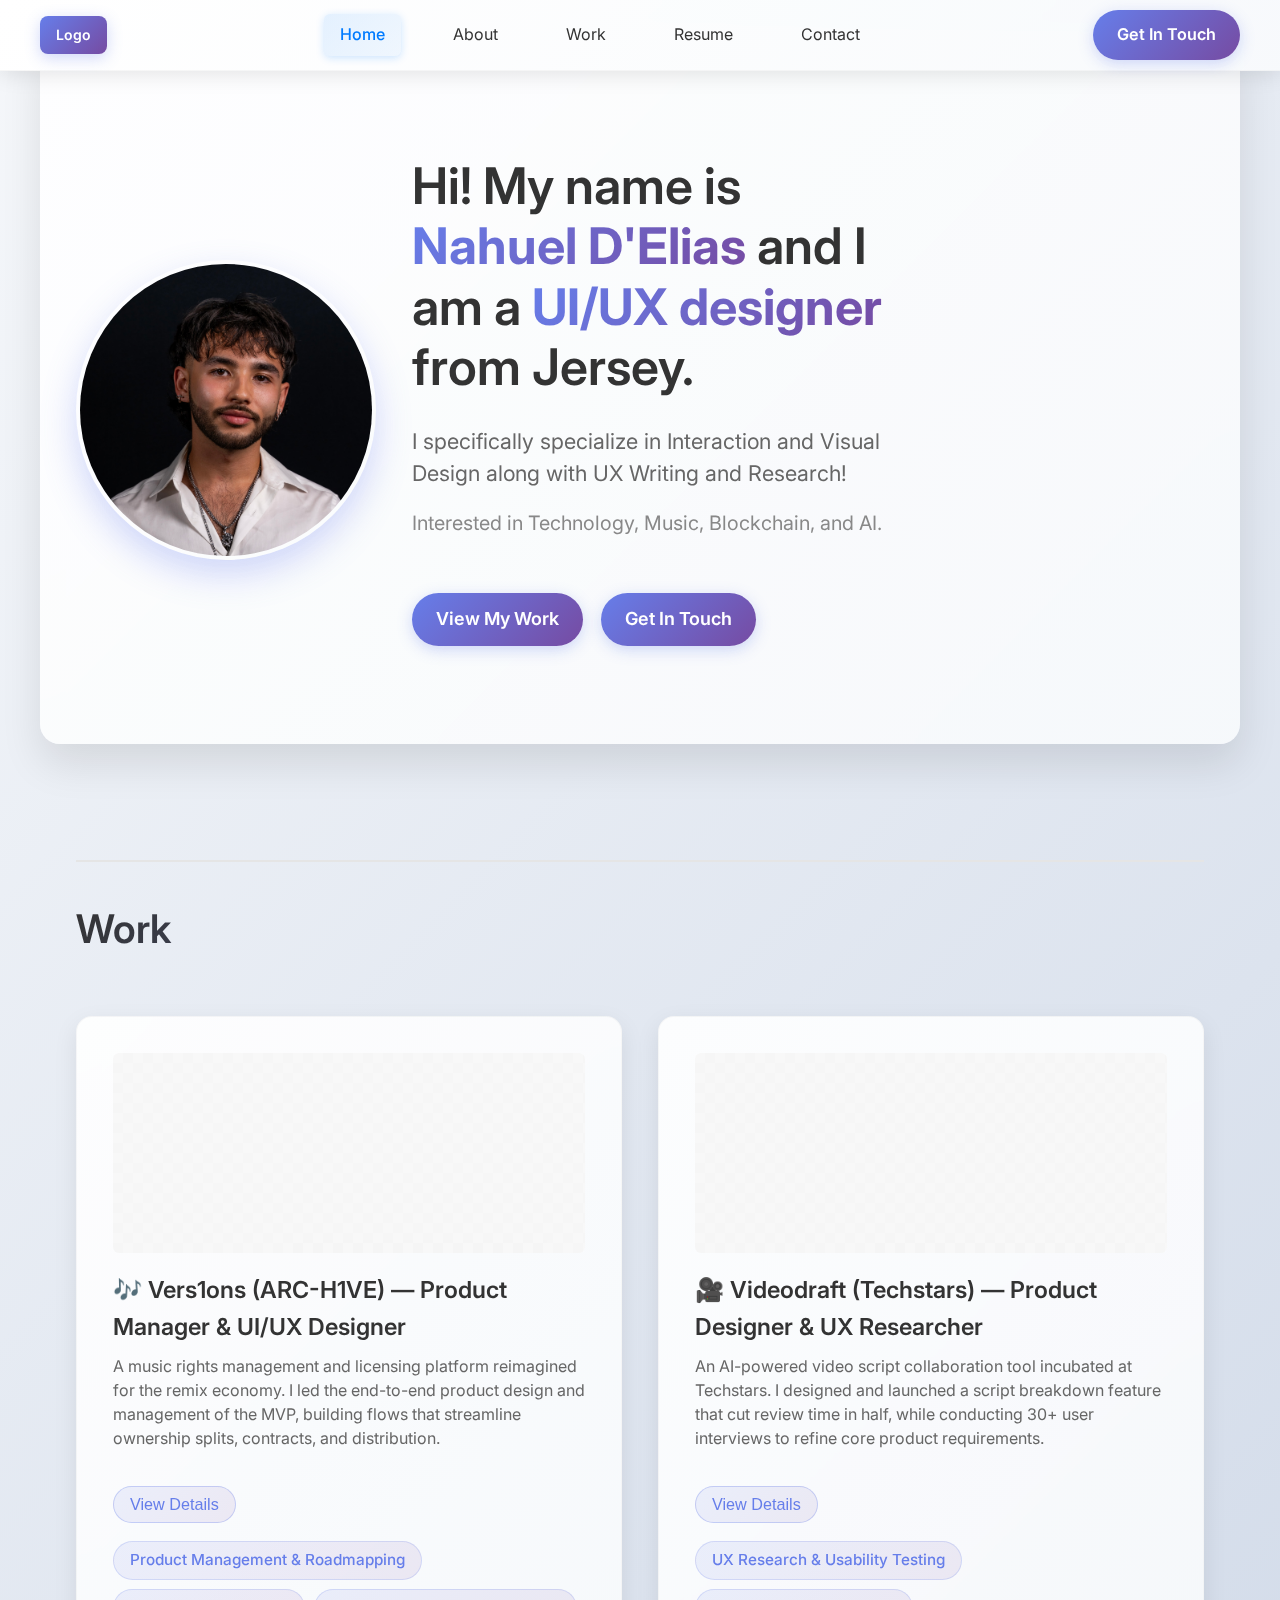
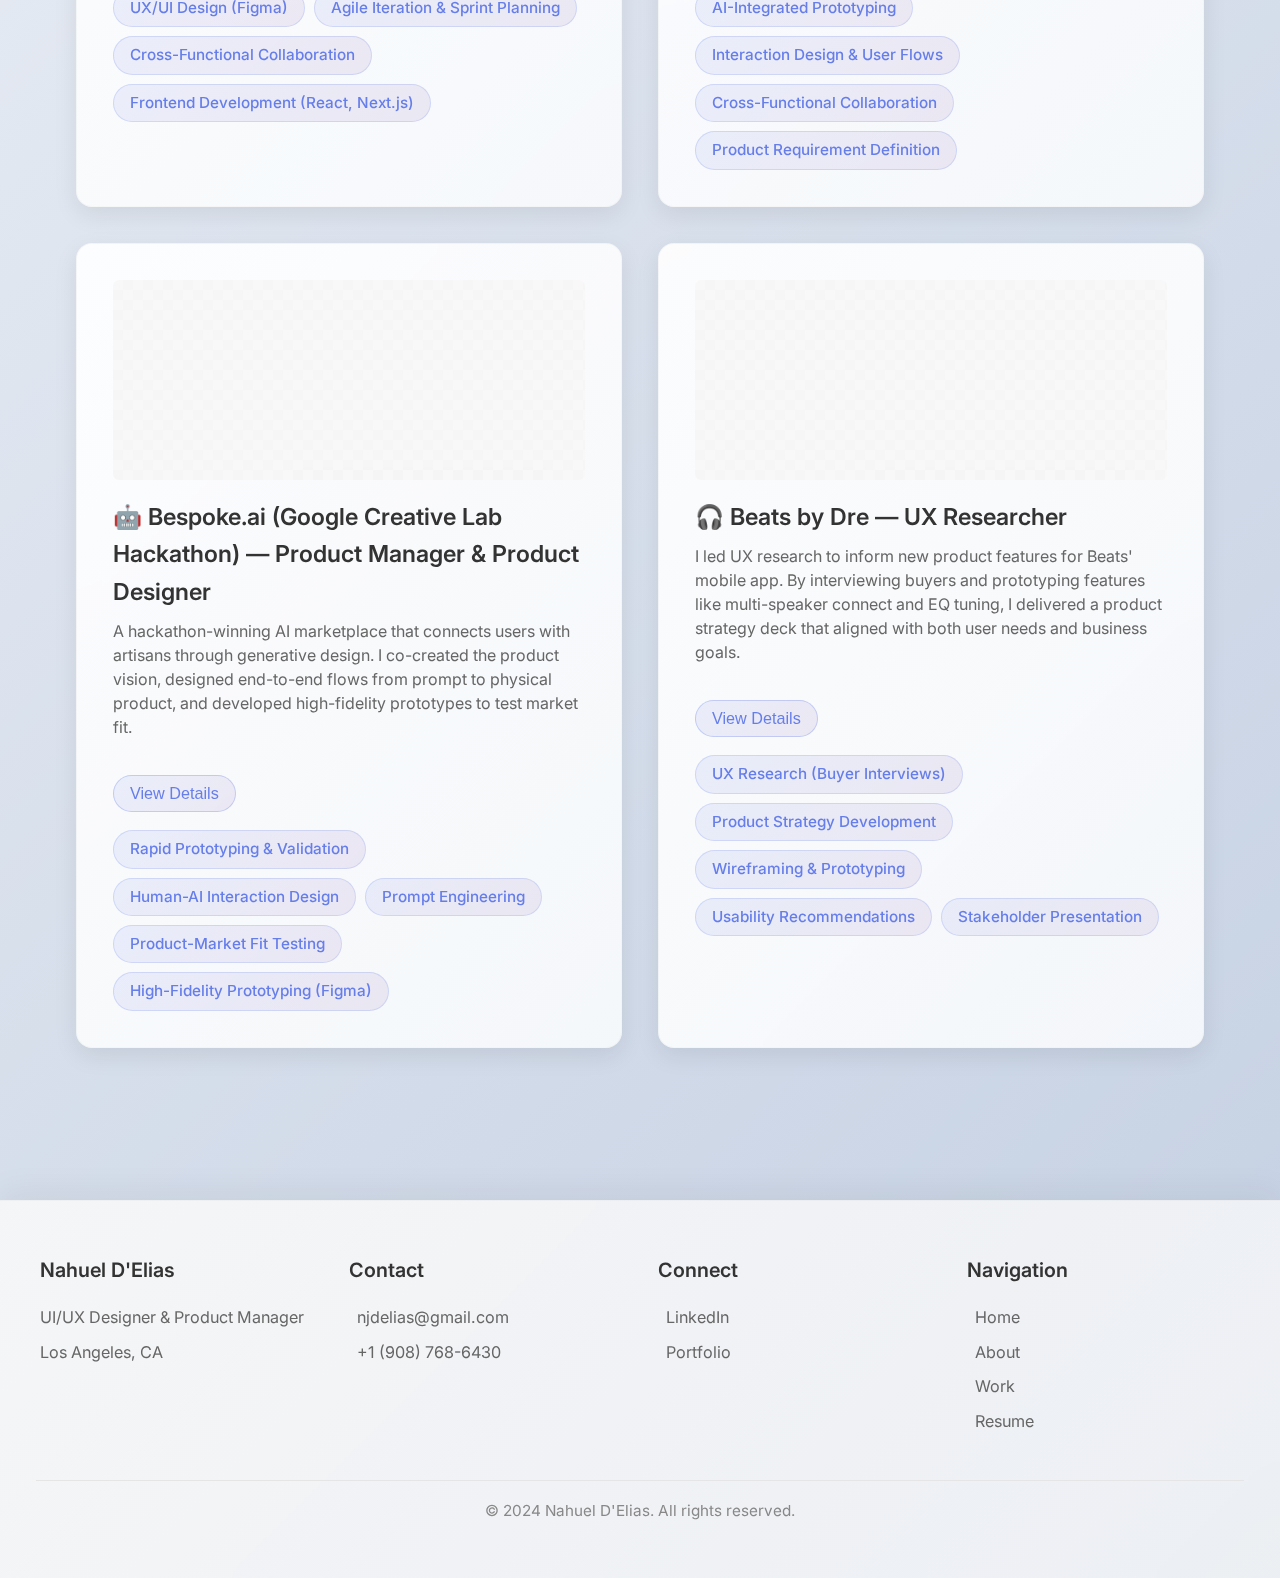
<file: index.html>
<!DOCTYPE html>
<html lang="en">
<head>
    <meta charset="UTF-8">
    <meta name="viewport" content="width=device-width, initial-scale=1.0, maximum-scale=5.0, user-scalable=yes">
    <title>Home - Nahuel D'Elias</title>
    <link rel="stylesheet" href="styles.css">
    <link href="https://fonts.googleapis.com/css2?family=Inter:wght@300;400;500;600;700&display=swap" rel="stylesheet">
</head>
<body>
    <!-- Header/Navigation -->
    <header class="header">
        <nav class="nav">
            <div class="nav-logo">
                <div class="logo-placeholder">Logo</div>
            </div>
            <div class="nav-links">
                <a href="index.html" class="nav-link active">Home</a>
                <a href="about.html" class="nav-link">About</a>
                <a href="work.html" class="nav-link">Work</a>
                <a href="resume.html" class="nav-link">Resume</a>
                <a href="contact.html" class="nav-link">Contact</a>
            </div>
            <a href="mailto:njdelias@gmail.com" class="cta-button">Get In Touch</a>
        </nav>
    </header>

    <!-- Hero/About Section -->
    <section id="main-content" class="hero-section">
        <div class="hero-content">
            <div class="hero-image">
                <img src="images/profile.jpg" alt="Nahuel D'Elias Profile Picture" class="profile-image">
            </div>
            <div class="hero-text">
                <h1 class="hero-greeting">
                    Hi! My name is <span class="highlight">Nahuel D'Elias</span> and I am a <span class="highlight">UI/UX designer</span> from Jersey.
                </h1>
                <p class="hero-specialization">
                    I specifically specialize in Interaction and Visual Design along with UX Writing and Research!
                </p>
                <p class="hero-interests">
                    Interested in Technology, Music, Blockchain, and AI.
                </p>
                <div class="hero-actions">
                    <a href="work.html" class="interactive-button">View My Work</a>
                    <a href="contact.html" class="interactive-button">Get In Touch</a>
                </div>
            </div>
        </div>
    </section>

    <!-- Work Section -->
    <section id="work" class="work-section">
        <div class="section-divider">
            <h2 class="section-title">Work</h2>
        </div>
        <div class="work-grid">
            <div class="project-card">
                <div class="project-image">
                    <div class="placeholder-pattern"></div>
                </div>
                <h3 class="project-title">🎶 Vers1ons (ARC-H1VE) — Product Manager & UI/UX Designer</h3>
                <p class="project-caption">A music rights management and licensing platform reimagined for the remix economy. I led the end-to-end product design and management of the MVP, building flows that streamline ownership splits, contracts, and distribution.</p>
                <button class="toggle-details-btn" aria-expanded="false" aria-controls="vers1ons-details">View Details</button>
                <div class="project-details" id="vers1ons-details" style="display: none;">
                    <h4>Key Achievements:</h4>
                    <ul>
                        <li>Reduced contract processing time by 60% through streamlined UX flows</li>
                        <li>Led cross-functional team of 8 developers and designers</li>
                        <li>Implemented user research insights from 50+ musician interviews</li>
                    </ul>
                    <h4>Technologies Used:</h4>
                    <p>React, Next.js, Figma, Node.js, PostgreSQL</p>
                </div>
                <div class="project-skills">
                    <span class="skill-tag">Product Management & Roadmapping</span>
                    <span class="skill-tag">UX/UI Design (Figma)</span>
                    <span class="skill-tag">Agile Iteration & Sprint Planning</span>
                    <span class="skill-tag">Cross-Functional Collaboration</span>
                    <span class="skill-tag">Frontend Development (React, Next.js)</span>
                </div>
            </div>
            
            <div class="project-card">
                <div class="project-image">
                    <div class="placeholder-pattern"></div>
                </div>
                <h3 class="project-title">🎥 Videodraft (Techstars) — Product Designer & UX Researcher</h3>
                <p class="project-caption">An AI-powered video script collaboration tool incubated at Techstars. I designed and launched a script breakdown feature that cut review time in half, while conducting 30+ user interviews to refine core product requirements.</p>
                <button class="toggle-details-btn" aria-expanded="false" aria-controls="videodraft-details">View Details</button>
                <div class="project-details" id="videodraft-details" style="display: none;">
                    <h4>Key Achievements:</h4>
                    <ul>
                        <li>Reduced script review time by 50% through AI-powered breakdown feature</li>
                        <li>Conducted 30+ user interviews to inform product decisions</li>
                        <li>Designed intuitive collaboration workflows for remote teams</li>
                    </ul>
                    <h4>Technologies Used:</h4>
                    <p>Figma, Miro, UserTesting, Python, React</p>
                </div>
                <div class="project-skills">
                    <span class="skill-tag">UX Research & Usability Testing</span>
                    <span class="skill-tag">AI-Integrated Prototyping</span>
                    <span class="skill-tag">Interaction Design & User Flows</span>
                    <span class="skill-tag">Cross-Functional Collaboration</span>
                    <span class="skill-tag">Product Requirement Definition</span>
                </div>
            </div>
            
            <div class="project-card">
                <div class="project-image">
                    <div class="placeholder-pattern"></div>
                </div>
                <h3 class="project-title">🤖 Bespoke.ai (Google Creative Lab Hackathon) — Product Manager & Product Designer</h3>
                <p class="project-caption">A hackathon-winning AI marketplace that connects users with artisans through generative design. I co-created the product vision, designed end-to-end flows from prompt to physical product, and developed high-fidelity prototypes to test market fit.</p>
                <button class="toggle-details-btn" aria-expanded="false" aria-controls="bespoke-details">View Details</button>
                <div class="project-details" id="bespoke-details" style="display: none;">
                    <h4>Key Achievements:</h4>
                    <ul>
                        <li>Won Google Creative Lab Hackathon with innovative AI marketplace concept</li>
                        <li>Designed seamless prompt-to-product user journey</li>
                        <li>Validated product-market fit through rapid prototyping</li>
                    </ul>
                    <h4>Technologies Used:</h4>
                    <p>Figma, Midjourney, React, Node.js, MongoDB</p>
                </div>
                <div class="project-skills">
                    <span class="skill-tag">Rapid Prototyping & Validation</span>
                    <span class="skill-tag">Human-AI Interaction Design</span>
                    <span class="skill-tag">Prompt Engineering</span>
                    <span class="skill-tag">Product-Market Fit Testing</span>
                    <span class="skill-tag">High-Fidelity Prototyping (Figma)</span>
                </div>
            </div>
            
            <div class="project-card">
                <div class="project-image">
                    <div class="placeholder-pattern"></div>
                </div>
                <h3 class="project-title">🎧 Beats by Dre — UX Researcher</h3>
                <p class="project-caption">I led UX research to inform new product features for Beats' mobile app. By interviewing buyers and prototyping features like multi-speaker connect and EQ tuning, I delivered a product strategy deck that aligned with both user needs and business goals.</p>
                <button class="toggle-details-btn" aria-expanded="false" aria-controls="beats-details">View Details</button>
                <div class="project-details" id="beats-details" style="display: none;">
                    <h4>Key Achievements:</h4>
                    <ul>
                        <li>Conducted comprehensive buyer research for mobile app features</li>
                        <li>Designed multi-speaker connection and EQ tuning interfaces</li>
                        <li>Delivered strategic product recommendations to stakeholders</li>
                    </ul>
                    <h4>Technologies Used:</h4>
                    <p>Figma, UserTesting, Sketch, Principle</p>
                </div>
                <div class="project-skills">
                    <span class="skill-tag">UX Research (Buyer Interviews)</span>
                    <span class="skill-tag">Product Strategy Development</span>
                    <span class="skill-tag">Wireframing & Prototyping</span>
                    <span class="skill-tag">Usability Recommendations</span>
                    <span class="skill-tag">Stakeholder Presentation</span>
                </div>
            </div>
        </div>
    </section>

    <!-- Footer -->
    <footer class="footer">
        <div class="footer-content">
            <div class="footer-section">
                <h4>Nahuel D'Elias</h4>
                <p>UI/UX Designer & Product Manager</p>
                <p>Los Angeles, CA</p>
            </div>
            <div class="footer-section">
                <h4>Contact</h4>
                <p><a href="mailto:njdelias@gmail.com">njdelias@gmail.com</a></p>
                <p><a href="tel:+19087686430">+1 (908) 768-6430</a></p>
            </div>
            <div class="footer-section">
                <h4>Connect</h4>
                <p><a href="https://www.linkedin.com/in/nahuel-d-elias/" target="_blank">LinkedIn</a></p>
                <p><a href="https://nahueldelias.com" target="_blank">Portfolio</a></p>
            </div>
            <div class="footer-section">
                <h4>Navigation</h4>
                <p><a href="index.html">Home</a></p>
                <p><a href="about.html">About</a></p>
                <p><a href="work.html">Work</a></p>
                <p><a href="resume.html">Resume</a></p>
            </div>
        </div>
        <div class="footer-bottom">
            <p>&copy; 2024 Nahuel D'Elias. All rights reserved.</p>
        </div>
    </footer>
    <script src="https://code.jquery.com/jquery-3.6.0.min.js"></script>
    <script src="script.js"></script>
</body>
</html>
</file>
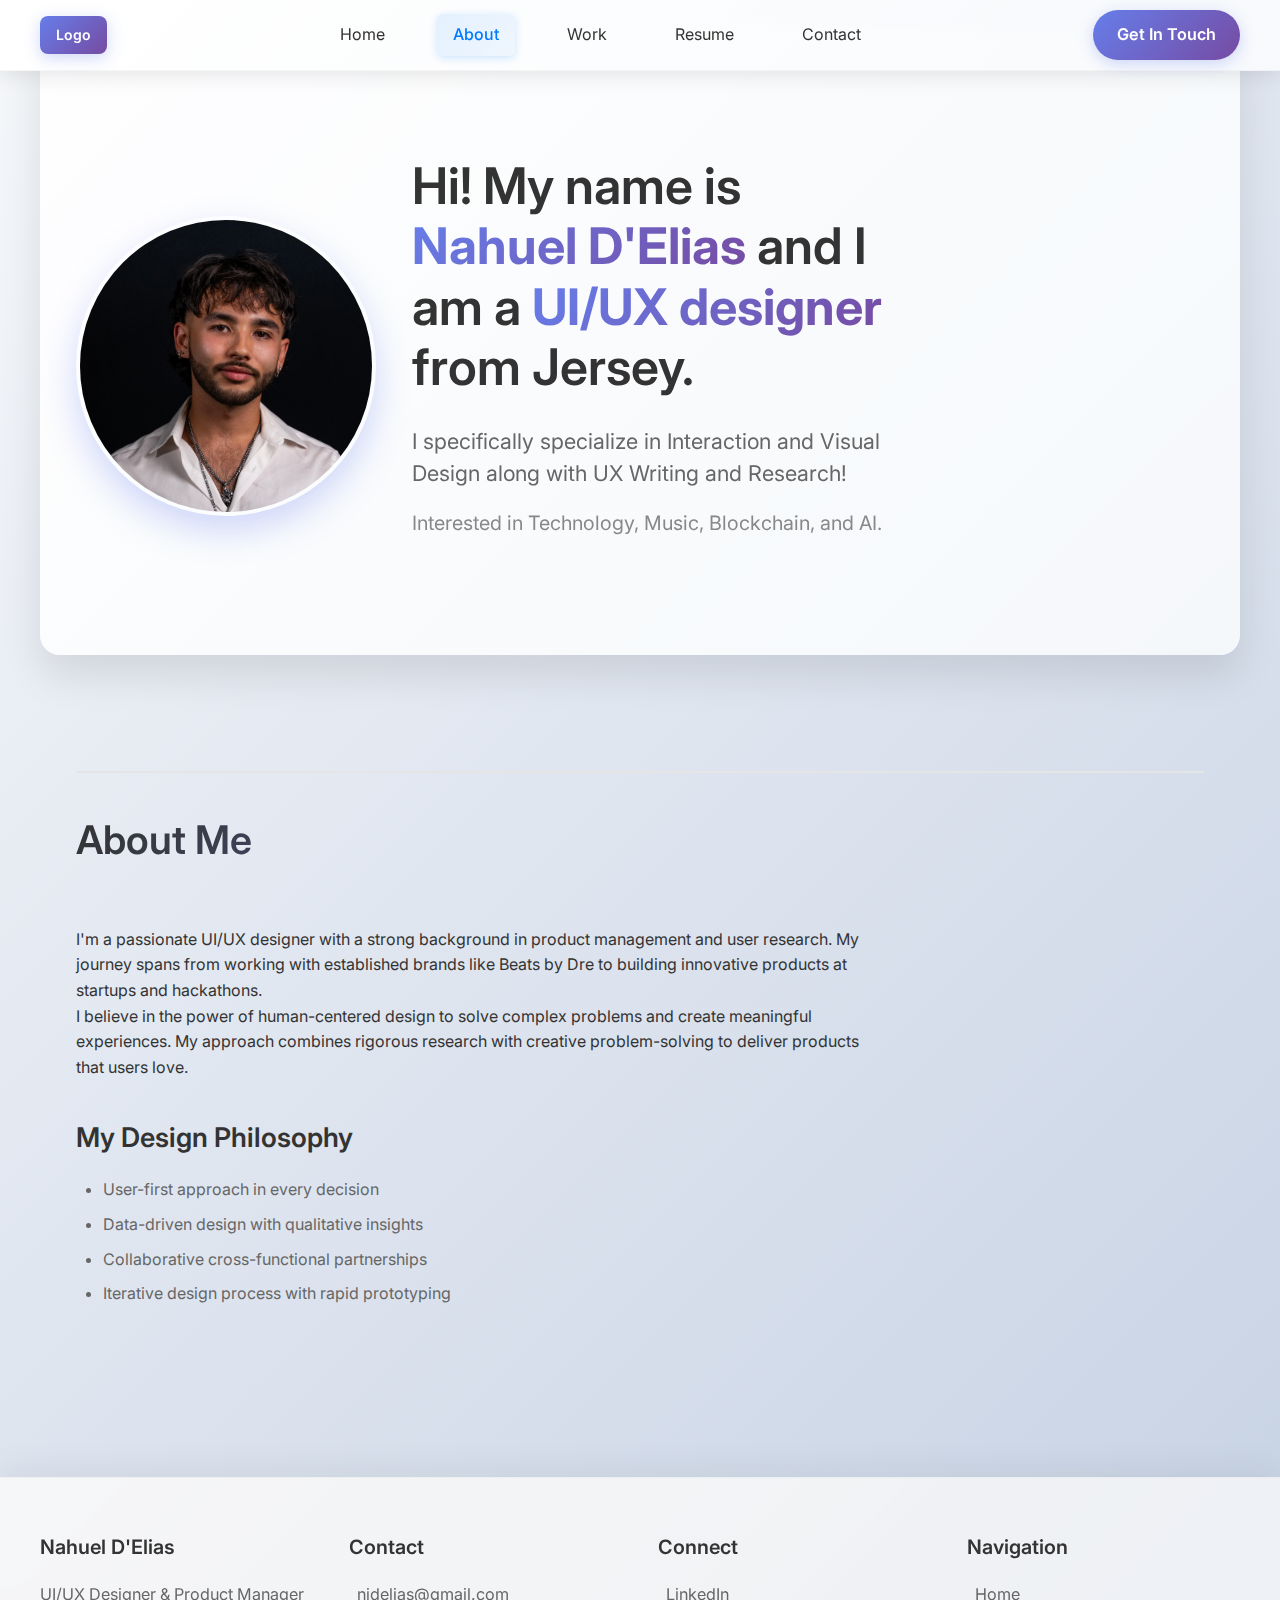
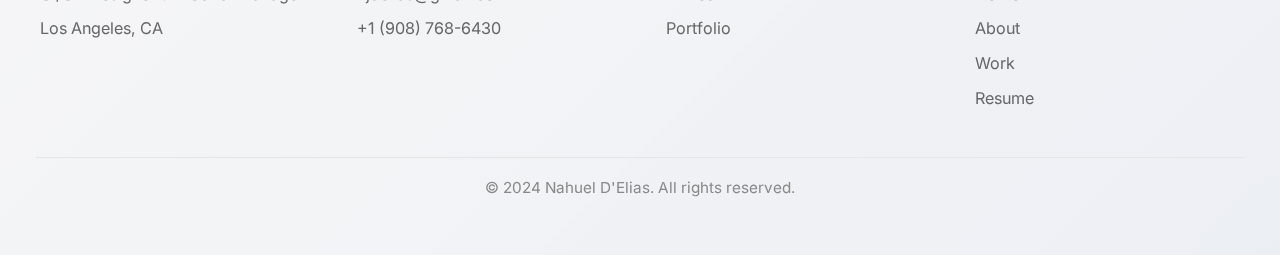
<file: about.html>
<!DOCTYPE html>
<html lang="en">
<head>
    <meta charset="UTF-8">
    <meta name="viewport" content="width=device-width, initial-scale=1.0, maximum-scale=5.0, user-scalable=yes">
    <title>About - Nahuel D'Elias</title>
    <link rel="stylesheet" href="styles.css">
    <link href="https://fonts.googleapis.com/css2?family=Inter:wght@300;400;500;600;700&display=swap" rel="stylesheet">
</head>
<body>
    <!-- Header/Navigation -->
    <header class="header">
        <nav class="nav">
            <div class="nav-logo">
                <div class="logo-placeholder">Logo</div>
            </div>
            <div class="nav-links">
                <a href="index.html" class="nav-link">Home</a>
                <a href="about.html" class="nav-link active">About</a>
                <a href="work.html" class="nav-link">Work</a>
                <a href="resume.html" class="nav-link">Resume</a>
                <a href="contact.html" class="nav-link">Contact</a>
            </div>
            <a href="mailto:njdelias@gmail.com" class="cta-button">Get In Touch</a>
        </nav>
    </header>

    <!-- About Section -->
    <section id="about" class="hero-section">
        <div class="hero-content">
            <div class="hero-image">
                <img src="images/profile.jpg" alt="Nahuel D'Elias Profile Picture" class="profile-image">
            </div>
            <div class="hero-text">
                <h1 class="hero-greeting">
                    Hi! My name is <span class="highlight">Nahuel D'Elias</span> and I am a <span class="highlight">UI/UX designer</span> from Jersey.
                </h1>
                <p class="hero-specialization">
                    I specifically specialize in Interaction and Visual Design along with UX Writing and Research!
                </p>
                <p class="hero-interests">
                    Interested in Technology, Music, Blockchain, and AI.
                </p>
            </div>
        </div>
    </section>

    <!-- Additional About Content -->
    <section class="about-details">
        <div class="section-divider">
            <h2 class="section-title">About Me</h2>
        </div>
        <div class="about-content">
            <div class="about-text">
                <p>I'm a passionate UI/UX designer with a strong background in product management and user research. My journey spans from working with established brands like Beats by Dre to building innovative products at startups and hackathons.</p>
                
                <p>I believe in the power of human-centered design to solve complex problems and create meaningful experiences. My approach combines rigorous research with creative problem-solving to deliver products that users love.</p>
                
                <h3>My Design Philosophy</h3>
                <ul>
                    <li>User-first approach in every decision</li>
                    <li>Data-driven design with qualitative insights</li>
                    <li>Collaborative cross-functional partnerships</li>
                    <li>Iterative design process with rapid prototyping</li>
                </ul>
            </div>
        </div>
    </section>

    <!-- Footer -->
    <footer class="footer">
        <div class="footer-content">
            <div class="footer-section">
                <h4>Nahuel D'Elias</h4>
                <p>UI/UX Designer & Product Manager</p>
                <p>Los Angeles, CA</p>
            </div>
            <div class="footer-section">
                <h4>Contact</h4>
                <p><a href="mailto:njdelias@gmail.com">njdelias@gmail.com</a></p>
                <p><a href="tel:+19087686430">+1 (908) 768-6430</a></p>
            </div>
            <div class="footer-section">
                <h4>Connect</h4>
                <p><a href="https://www.linkedin.com/in/nahuel-d-elias/" target="_blank">LinkedIn</a></p>
                <p><a href="https://nahueldelias.com" target="_blank">Portfolio</a></p>
            </div>
            <div class="footer-section">
                <h4>Navigation</h4>
                <p><a href="index.html">Home</a></p>
                <p><a href="about.html">About</a></p>
                <p><a href="work.html">Work</a></p>
                <p><a href="resume.html">Resume</a></p>
            </div>
        </div>
        <div class="footer-bottom">
            <p>&copy; 2024 Nahuel D'Elias. All rights reserved.</p>
        </div>
    </footer>
    <script src="https://code.jquery.com/jquery-3.6.0.min.js"></script>
    <script src="script.js"></script>
</body>
</html>
</file>
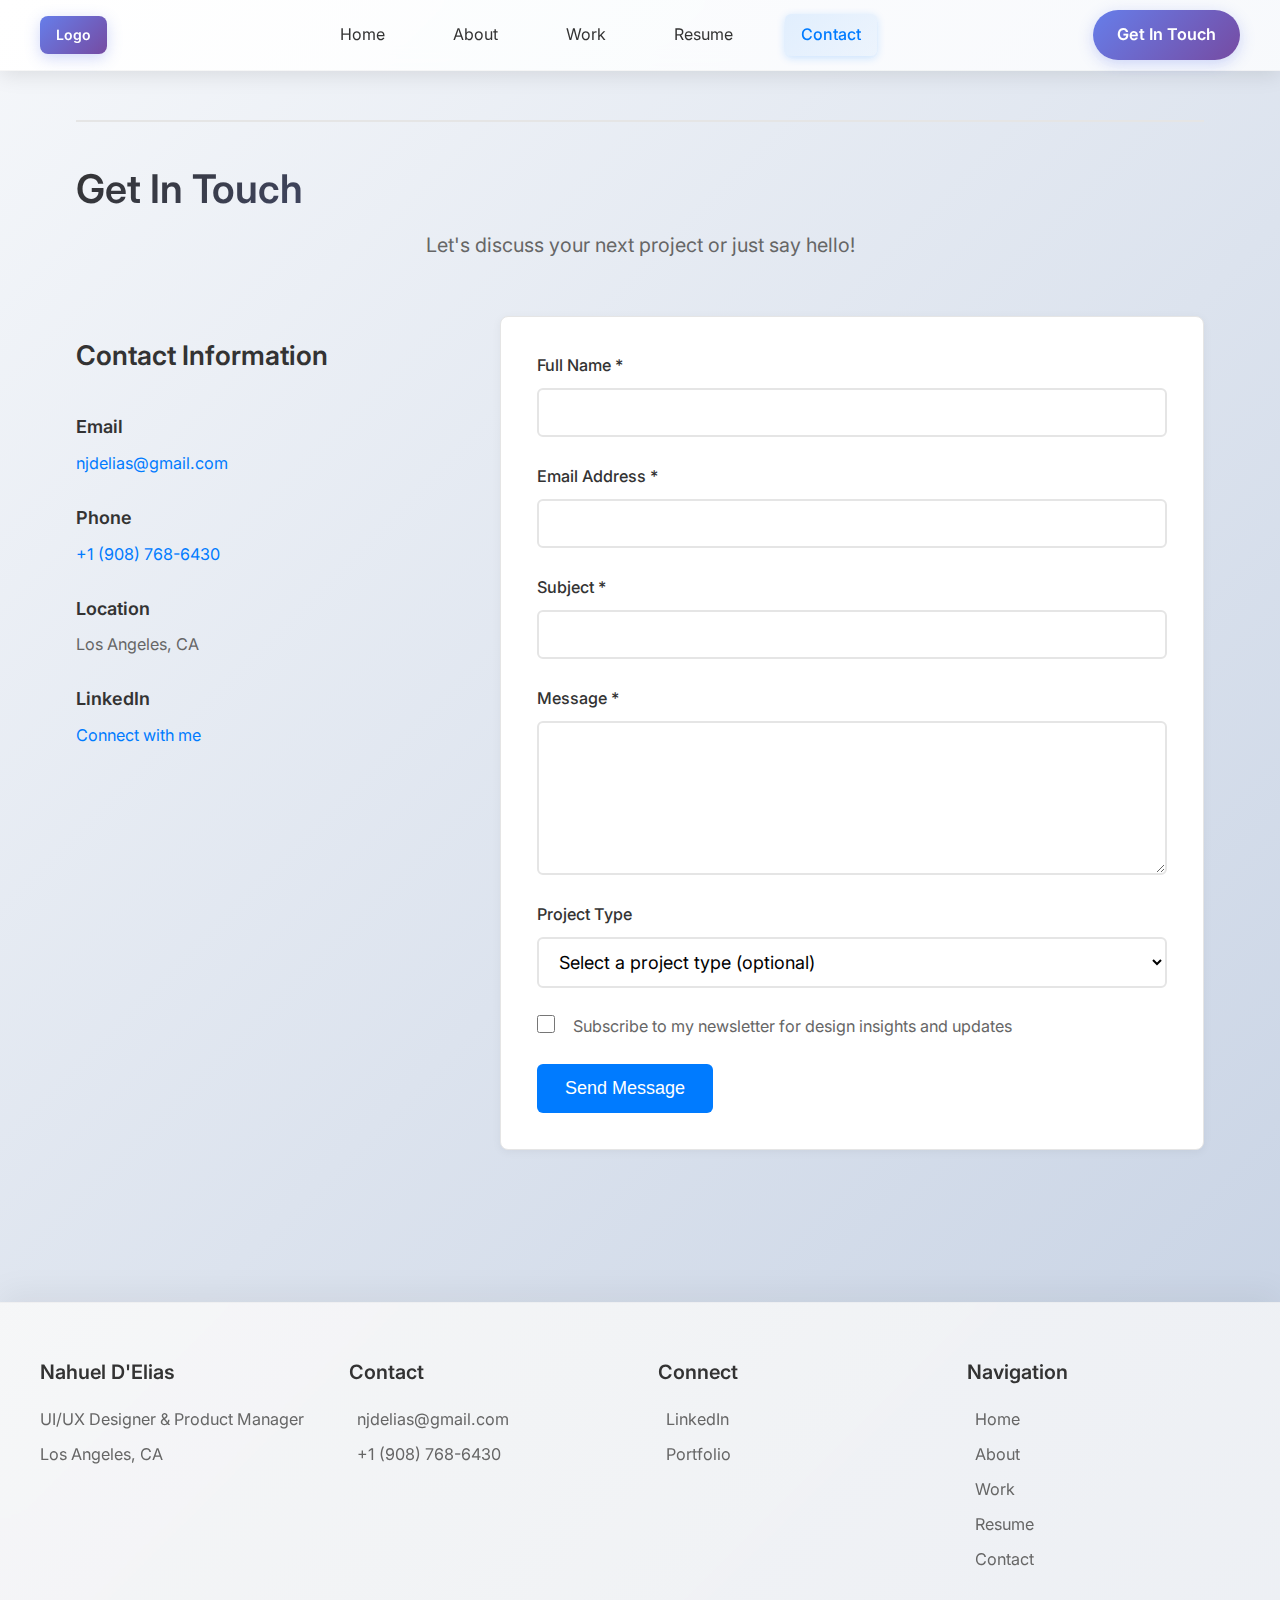
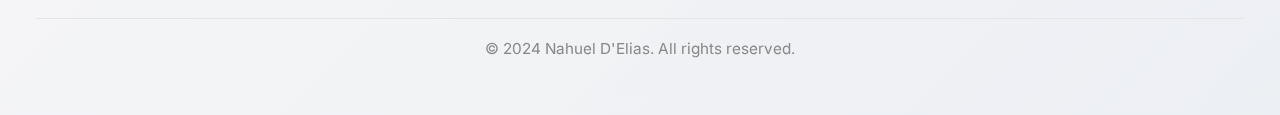
<file: contact.html>
<!DOCTYPE html>
<html lang="en">
<head>
    <meta charset="UTF-8">
    <meta name="viewport" content="width=device-width, initial-scale=1.0, maximum-scale=5.0, user-scalable=yes">
    <title>Contact - Nahuel D'Elias</title>
    <link rel="stylesheet" href="styles.css">
    <link href="https://fonts.googleapis.com/css2?family=Inter:wght@300;400;500;600;700&display=swap" rel="stylesheet">
</head>
<body>
    <!-- Header/Navigation -->
    <header class="header">
        <nav class="nav">
            <div class="nav-logo">
                <div class="logo-placeholder">Logo</div>
            </div>
            <div class="nav-links">
                <a href="index.html" class="nav-link">Home</a>
                <a href="about.html" class="nav-link">About</a>
                <a href="work.html" class="nav-link">Work</a>
                <a href="resume.html" class="nav-link">Resume</a>
                <a href="contact.html" class="nav-link active">Contact</a>
            </div>
            <a href="mailto:njdelias@gmail.com" class="cta-button">Get In Touch</a>
        </nav>
    </header>

    <!-- Contact Section -->
    <section class="contact-section">
        <div class="section-divider">
            <h2 class="section-title">Get In Touch</h2>
            <p class="section-subtitle">Let's discuss your next project or just say hello!</p>
        </div>
        
        <div class="contact-content">
            <div class="contact-info">
                <h3>Contact Information</h3>
                <div class="contact-details">
                    <div class="contact-item">
                        <h4>Email</h4>
                        <p><a href="mailto:njdelias@gmail.com">njdelias@gmail.com</a></p>
                    </div>
                    <div class="contact-item">
                        <h4>Phone</h4>
                        <p><a href="tel:+19087686430">+1 (908) 768-6430</a></p>
                    </div>
                    <div class="contact-item">
                        <h4>Location</h4>
                        <p>Los Angeles, CA</p>
                    </div>
                    <div class="contact-item">
                        <h4>LinkedIn</h4>
                        <p><a href="https://www.linkedin.com/in/nahuel-d-elias/" target="_blank">Connect with me</a></p>
                    </div>
                </div>
            </div>

            <div class="contact-form-container">
                <form class="contact-form" id="contactForm" novalidate>
                    <div class="form-group">
                        <label for="name" class="form-label">Full Name *</label>
                        <input type="text" id="name" name="name" class="form-input" required>
                        <span class="error-message" id="nameError"></span>
                    </div>

                    <div class="form-group">
                        <label for="email" class="form-label">Email Address *</label>
                        <input type="email" id="email" name="email" class="form-input" required>
                        <span class="error-message" id="emailError"></span>
                    </div>

                    <div class="form-group">
                        <label for="subject" class="form-label">Subject *</label>
                        <input type="text" id="subject" name="subject" class="form-input" required>
                        <span class="error-message" id="subjectError"></span>
                    </div>

                    <div class="form-group">
                        <label for="message" class="form-label">Message *</label>
                        <textarea id="message" name="message" class="form-textarea" rows="6" required></textarea>
                        <span class="error-message" id="messageError"></span>
                    </div>

                    <div class="form-group">
                        <label for="project-type" class="form-label">Project Type</label>
                        <select id="project-type" name="project-type" class="form-select">
                            <option value="">Select a project type (optional)</option>
                            <option value="ui-ux-design">UI/UX Design</option>
                            <option value="product-management">Product Management</option>
                            <option value="ux-research">UX Research</option>
                            <option value="consulting">Consulting</option>
                            <option value="collaboration">Collaboration</option>
                            <option value="other">Other</option>
                        </select>
                    </div>

                    <div class="form-group">
                        <label class="checkbox-label">
                            <input type="checkbox" id="newsletter" name="newsletter" class="form-checkbox">
                            <span class="checkmark"></span>
                            Subscribe to my newsletter for design insights and updates
                        </label>
                    </div>

                    <button type="submit" class="form-submit">Send Message</button>
                </form>
            </div>
        </div>
    </section>

    <!-- Footer -->
    <footer class="footer">
        <div class="footer-content">
            <div class="footer-section">
                <h4>Nahuel D'Elias</h4>
                <p>UI/UX Designer & Product Manager</p>
                <p>Los Angeles, CA</p>
            </div>
            <div class="footer-section">
                <h4>Contact</h4>
                <p><a href="mailto:njdelias@gmail.com">njdelias@gmail.com</a></p>
                <p><a href="tel:+19087686430">+1 (908) 768-6430</a></p>
            </div>
            <div class="footer-section">
                <h4>Connect</h4>
                <p><a href="https://www.linkedin.com/in/nahuel-d-elias/" target="_blank">LinkedIn</a></p>
                <p><a href="https://nahueldelias.com" target="_blank">Portfolio</a></p>
            </div>
            <div class="footer-section">
                <h4>Navigation</h4>
                <p><a href="index.html">Home</a></p>
                <p><a href="about.html">About</a></p>
                <p><a href="work.html">Work</a></p>
                <p><a href="resume.html">Resume</a></p>
                <p><a href="contact.html">Contact</a></p>
            </div>
        </div>
        <div class="footer-bottom">
            <p>&copy; 2024 Nahuel D'Elias. All rights reserved.</p>
        </div>
    </footer>

    <script src="https://code.jquery.com/jquery-3.6.0.min.js"></script>
    <script>
        // Enhanced jQuery form validation and submission
        $(document).ready(function() {
            // Form submission with jQuery
            $('#contactForm').on('submit', function(e) {
                e.preventDefault();
                
                // Clear previous errors
                $('.error-message').hide().text('');
                
                let isValid = true;
                
                // Validate name
                const name = $('#name').val().trim();
                if (name === '') {
                    $('#nameError').text('Name is required').show();
                    isValid = false;
                } else if (name.length < 2) {
                    $('#nameError').text('Name must be at least 2 characters').show();
                    isValid = false;
                }
                
                // Validate email
                const email = $('#email').val().trim();
                if (email === '') {
                    $('#emailError').text('Email is required').show();
                    isValid = false;
                } else if (!isValidEmail(email)) {
                    $('#emailError').text('Please enter a valid email address').show();
                    isValid = false;
                }
                
                // Validate subject
                const subject = $('#subject').val().trim();
                if (subject === '') {
                    $('#subjectError').text('Subject is required').show();
                    isValid = false;
                } else if (subject.length < 5) {
                    $('#subjectError').text('Subject must be at least 5 characters').show();
                    isValid = false;
                }
                
                // Validate message
                const message = $('#message').val().trim();
                if (message === '') {
                    $('#messageError').text('Message is required').show();
                    isValid = false;
                } else if (message.length < 10) {
                    $('#messageError').text('Message must be at least 10 characters').show();
                    isValid = false;
                }
                
                if (isValid) {
                    // Simulate form submission with jQuery animation
                    $('.form-submit').text('Sending...').prop('disabled', true);
                    setTimeout(function() {
                        alert('Thank you for your message! I\'ll get back to you soon.');
                        $('#contactForm')[0].reset();
                        $('.form-submit').text('Send Message').prop('disabled', false);
                    }, 1000);
                }
            });
            
            // Real-time validation with jQuery
            $('#email').on('blur', function() {
                const email = $(this).val().trim();
                if (email !== '' && !isValidEmail(email)) {
                    $('#emailError').text('Please enter a valid email address').show();
                } else {
                    $('#emailError').hide();
                }
            });
            
            // Add smooth focus effects
            $('.form-input, .form-textarea, .form-select').on('focus', function() {
                $(this).parent().addClass('focused');
            }).on('blur', function() {
                $(this).parent().removeClass('focused');
            });

            // Real-time validation for all fields
            $('#name').on('input', function() {
                const name = $(this).val().trim();
                if (name.length > 0 && name.length < 2) {
                    $('#nameError').text('Name must be at least 2 characters').show();
                } else {
                    $('#nameError').hide();
                }
            });

            $('#subject').on('input', function() {
                const subject = $(this).val().trim();
                if (subject.length > 0 && subject.length < 5) {
                    $('#subjectError').text('Subject must be at least 5 characters').show();
                } else {
                    $('#subjectError').hide();
                }
            });

            $('#message').on('input', function() {
                const message = $(this).val().trim();
                if (message.length > 0 && message.length < 10) {
                    $('#messageError').text('Message must be at least 10 characters').show();
                } else {
                    $('#messageError').hide();
                }
            });

            // Character count for message
            $('#message').on('input', function() {
                const length = $(this).val().length;
                const minLength = 10;
                if (length > 0) {
                    if (length < minLength) {
                        $('#messageError').text(`Message must be at least ${minLength} characters (${length}/${minLength})`).show();
                    } else {
                        $('#messageError').hide();
                    }
                }
            });
        });
        
        function isValidEmail(email) {
            const emailRegex = /^[^\s@]+@[^\s@]+\.[^\s@]+$/;
            return emailRegex.test(email);
        }
    </script>
    <script src="script.js"></script>
</body>
</html>
</file>
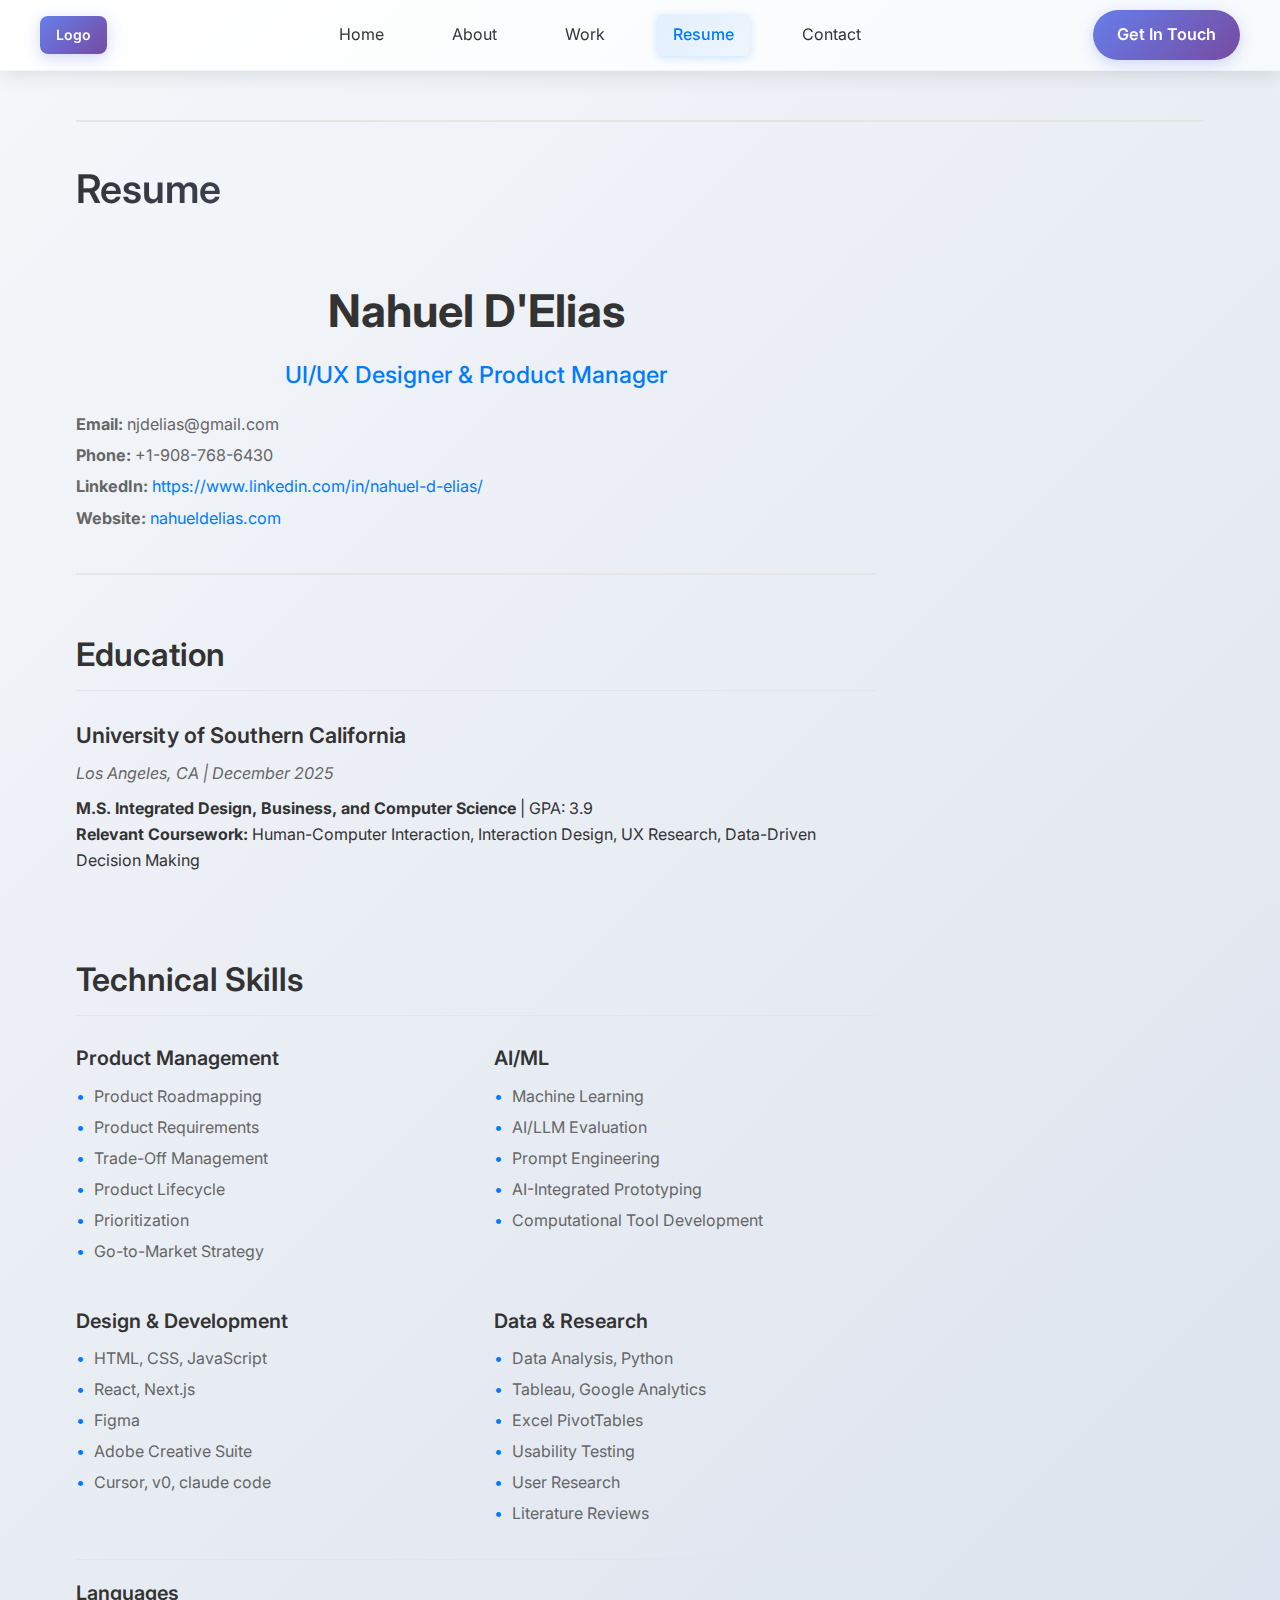
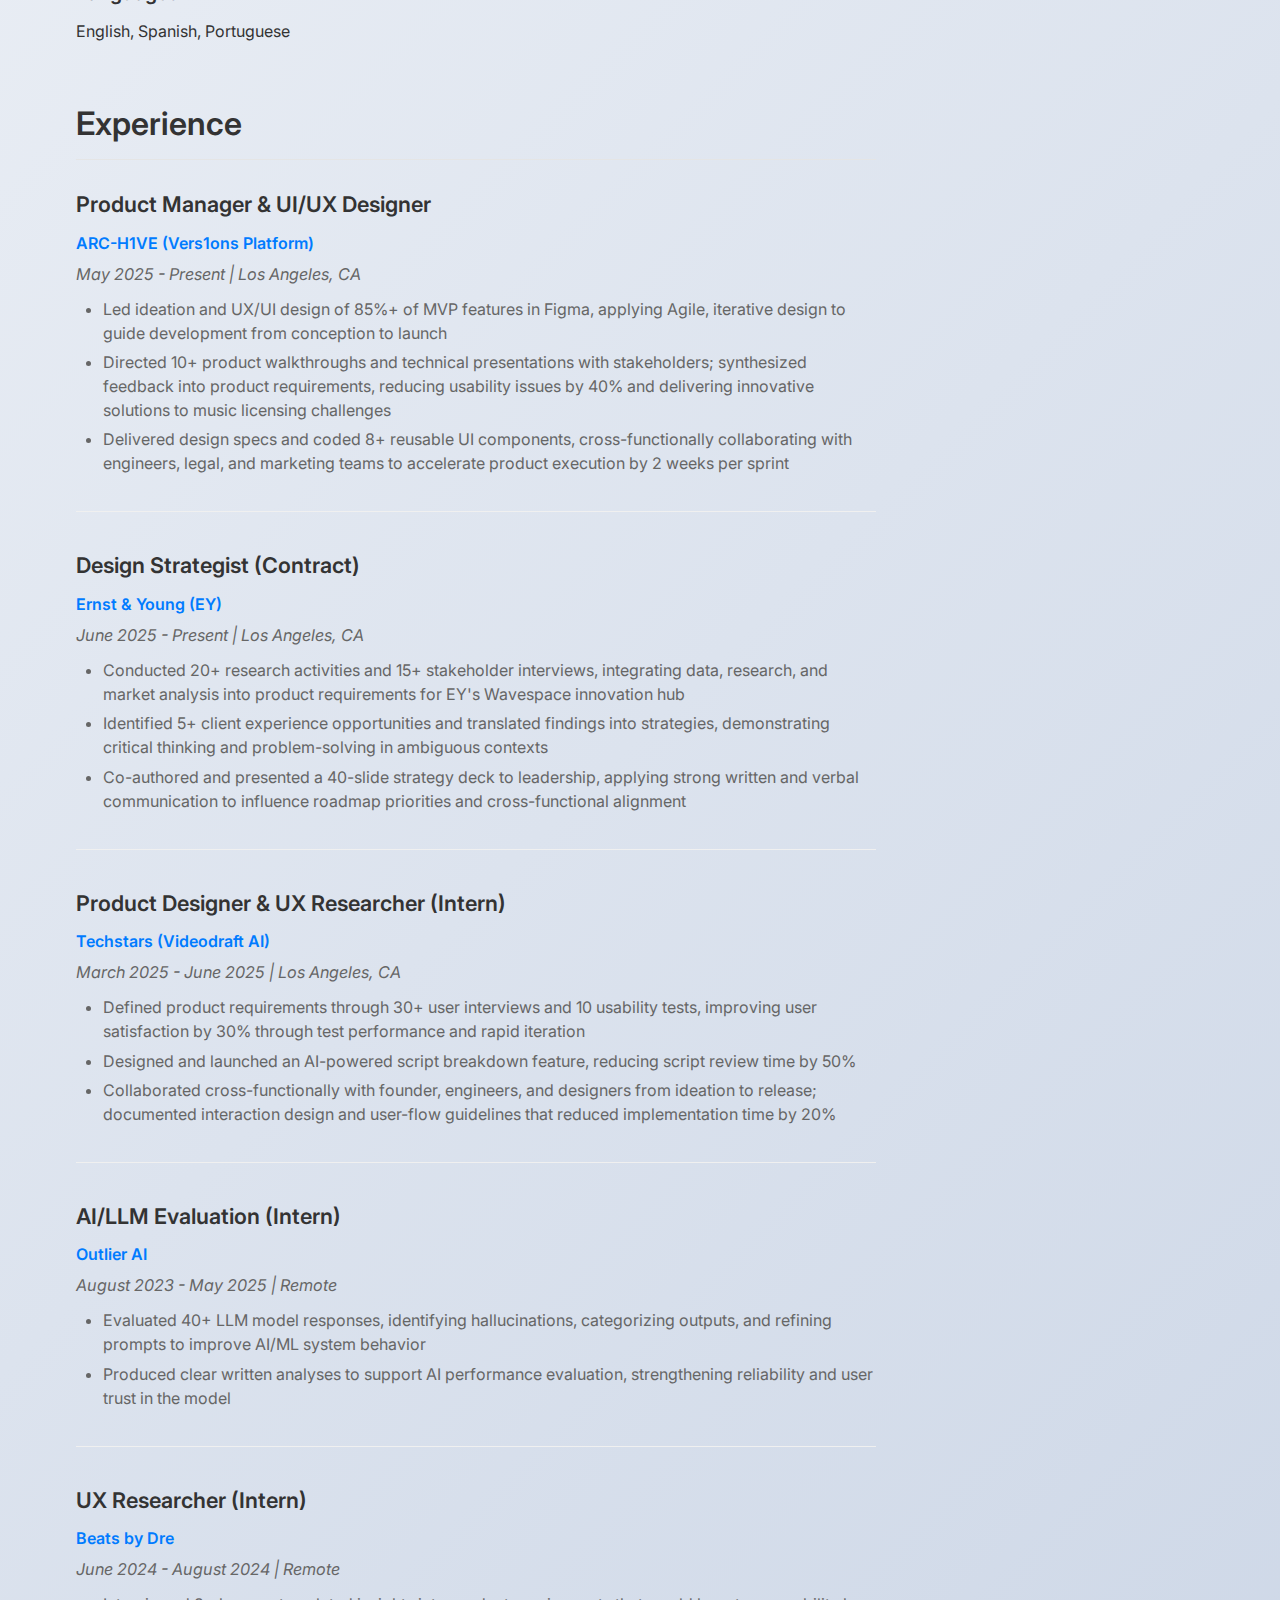
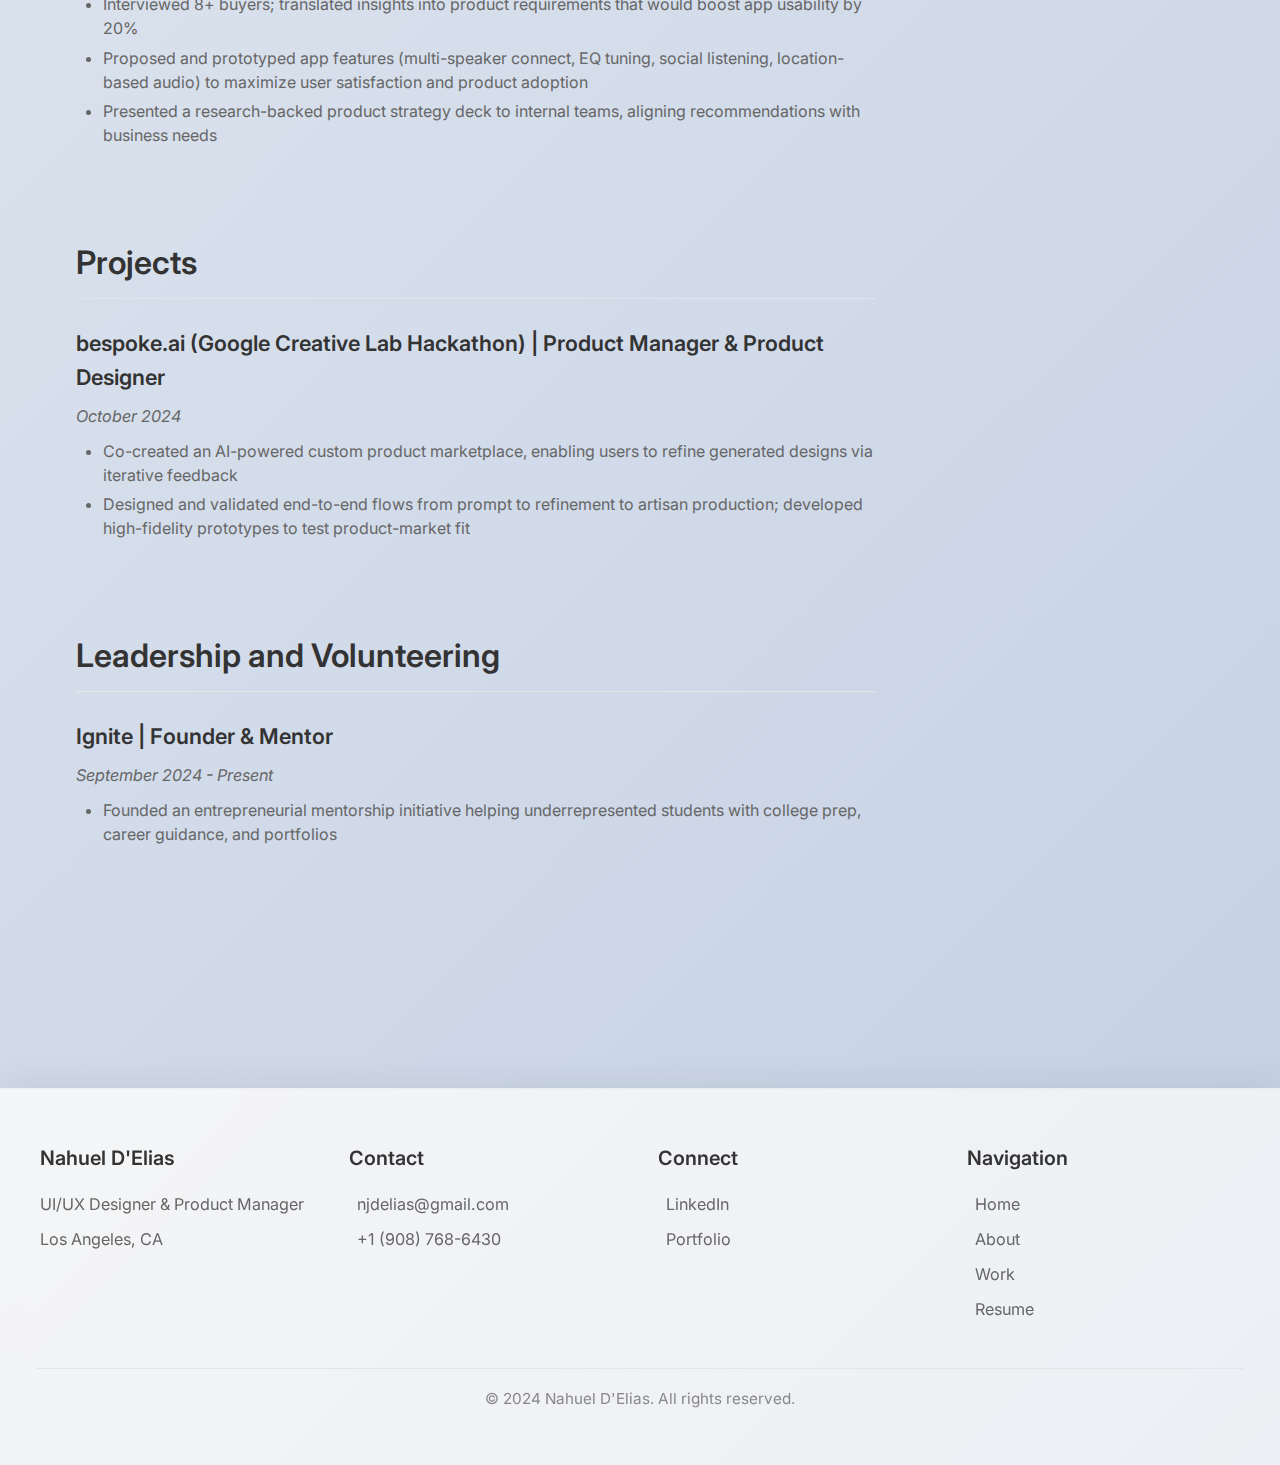
<file: resume.html>
<!DOCTYPE html>
<html lang="en">
<head>
    <meta charset="UTF-8">
    <meta name="viewport" content="width=device-width, initial-scale=1.0, maximum-scale=5.0, user-scalable=yes">
    <title>Resume - Nahuel D'Elias</title>
    <link rel="stylesheet" href="styles.css">
    <link href="https://fonts.googleapis.com/css2?family=Inter:wght@300;400;500;600;700&display=swap" rel="stylesheet">
</head>
<body>
    <!-- Header/Navigation -->
    <header class="header">
        <nav class="nav">
            <div class="nav-logo">
                <div class="logo-placeholder">Logo</div>
            </div>
            <div class="nav-links">
                <a href="index.html" class="nav-link">Home</a>
                <a href="about.html" class="nav-link">About</a>
                <a href="work.html" class="nav-link">Work</a>
                <a href="resume.html" class="nav-link active">Resume</a>
                <a href="contact.html" class="nav-link">Contact</a>
            </div>
            <a href="mailto:njdelias@gmail.com" class="cta-button">Get In Touch</a>
        </nav>
    </header>

    <!-- Resume Section -->
    <section class="resume-section">
        <div class="section-divider">
            <h2 class="section-title">Resume</h2>
        </div>
        
        <div class="resume-content">
            <div class="resume-header">
                <h1>Nahuel D'Elias</h1>
                <p class="resume-title">UI/UX Designer & Product Manager</p>
                <div class="contact-info">
                    <p><strong>Email:</strong> njdelias@gmail.com</p>
                    <p><strong>Phone:</strong> +1-908-768-6430</p>
                    <p><strong>LinkedIn:</strong> <a href="https://www.linkedin.com/in/nahuel-d-elias/" target="_blank" class="contact-link">https://www.linkedin.com/in/nahuel-d-elias/</a></p>
                    <p><strong>Website:</strong> <a href="https://nahueldelias.com" target="_blank" class="contact-link">nahueldelias.com</a></p>
                </div>
            </div>

            <div class="resume-section-content">
                <h3>Education</h3>
                <div class="resume-item">
                    <h4>University of Southern California</h4>
                    <p class="resume-dates">Los Angeles, CA | December 2025</p>
                    <p><strong>M.S. Integrated Design, Business, and Computer Science</strong> | GPA: 3.9</p>
                    <p><strong>Relevant Coursework:</strong> Human-Computer Interaction, Interaction Design, UX Research, Data-Driven Decision Making</p>
                </div>
            </div>

            <div class="resume-section-content">
                <h3>Technical Skills</h3>
                <div class="skills-grid">
                    <div class="skill-category">
                        <h4>Product Management</h4>
                        <ul>
                            <li>Product Roadmapping</li>
                            <li>Product Requirements</li>
                            <li>Trade-Off Management</li>
                            <li>Product Lifecycle</li>
                            <li>Prioritization</li>
                            <li>Go-to-Market Strategy</li>
                        </ul>
                    </div>
                    <div class="skill-category">
                        <h4>AI/ML</h4>
                        <ul>
                            <li>Machine Learning</li>
                            <li>AI/LLM Evaluation</li>
                            <li>Prompt Engineering</li>
                            <li>AI-Integrated Prototyping</li>
                            <li>Computational Tool Development</li>
                        </ul>
                    </div>
                    <div class="skill-category">
                        <h4>Design & Development</h4>
                        <ul>
                            <li>HTML, CSS, JavaScript</li>
                            <li>React, Next.js</li>
                            <li>Figma</li>
                            <li>Adobe Creative Suite</li>
                            <li>Cursor, v0, claude code</li>
                        </ul>
                    </div>
                    <div class="skill-category">
                        <h4>Data & Research</h4>
                        <ul>
                            <li>Data Analysis, Python</li>
                            <li>Tableau, Google Analytics</li>
                            <li>Excel PivotTables</li>
                            <li>Usability Testing</li>
                            <li>User Research</li>
                            <li>Literature Reviews</li>
                        </ul>
                    </div>
                </div>
                <div class="languages">
                    <h4>Languages</h4>
                    <p>English, Spanish, Portuguese</p>
                </div>
            </div>

            <div class="resume-section-content">
                <h3>Experience</h3>
                
                <div class="resume-item">
                    <h4>Product Manager & UI/UX Designer</h4>
                    <p class="resume-company">ARC-H1VE (Vers1ons Platform)</p>
                    <p class="resume-dates">May 2025 - Present | Los Angeles, CA</p>
                    <ul>
                        <li>Led ideation and UX/UI design of 85%+ of MVP features in Figma, applying Agile, iterative design to guide development from conception to launch</li>
                        <li>Directed 10+ product walkthroughs and technical presentations with stakeholders; synthesized feedback into product requirements, reducing usability issues by 40% and delivering innovative solutions to music licensing challenges</li>
                        <li>Delivered design specs and coded 8+ reusable UI components, cross-functionally collaborating with engineers, legal, and marketing teams to accelerate product execution by 2 weeks per sprint</li>
                    </ul>
                </div>

                <div class="resume-item">
                    <h4>Design Strategist (Contract)</h4>
                    <p class="resume-company">Ernst & Young (EY)</p>
                    <p class="resume-dates">June 2025 - Present | Los Angeles, CA</p>
                    <ul>
                        <li>Conducted 20+ research activities and 15+ stakeholder interviews, integrating data, research, and market analysis into product requirements for EY's Wavespace innovation hub</li>
                        <li>Identified 5+ client experience opportunities and translated findings into strategies, demonstrating critical thinking and problem-solving in ambiguous contexts</li>
                        <li>Co-authored and presented a 40-slide strategy deck to leadership, applying strong written and verbal communication to influence roadmap priorities and cross-functional alignment</li>
                    </ul>
                </div>

                <div class="resume-item">
                    <h4>Product Designer & UX Researcher (Intern)</h4>
                    <p class="resume-company">Techstars (Videodraft AI)</p>
                    <p class="resume-dates">March 2025 - June 2025 | Los Angeles, CA</p>
                    <ul>
                        <li>Defined product requirements through 30+ user interviews and 10 usability tests, improving user satisfaction by 30% through test performance and rapid iteration</li>
                        <li>Designed and launched an AI-powered script breakdown feature, reducing script review time by 50%</li>
                        <li>Collaborated cross-functionally with founder, engineers, and designers from ideation to release; documented interaction design and user-flow guidelines that reduced implementation time by 20%</li>
                    </ul>
                </div>

                <div class="resume-item">
                    <h4>AI/LLM Evaluation (Intern)</h4>
                    <p class="resume-company">Outlier AI</p>
                    <p class="resume-dates">August 2023 - May 2025 | Remote</p>
                    <ul>
                        <li>Evaluated 40+ LLM model responses, identifying hallucinations, categorizing outputs, and refining prompts to improve AI/ML system behavior</li>
                        <li>Produced clear written analyses to support AI performance evaluation, strengthening reliability and user trust in the model</li>
                    </ul>
                </div>

                <div class="resume-item">
                    <h4>UX Researcher (Intern)</h4>
                    <p class="resume-company">Beats by Dre</p>
                    <p class="resume-dates">June 2024 - August 2024 | Remote</p>
                    <ul>
                        <li>Interviewed 8+ buyers; translated insights into product requirements that would boost app usability by 20%</li>
                        <li>Proposed and prototyped app features (multi-speaker connect, EQ tuning, social listening, location-based audio) to maximize user satisfaction and product adoption</li>
                        <li>Presented a research-backed product strategy deck to internal teams, aligning recommendations with business needs</li>
                    </ul>
                </div>
            </div>

            <div class="resume-section-content">
                <h3>Projects</h3>
                <div class="resume-item">
                    <h4>bespoke.ai (Google Creative Lab Hackathon) | Product Manager & Product Designer</h4>
                    <p class="resume-dates">October 2024</p>
                    <ul>
                        <li>Co-created an AI-powered custom product marketplace, enabling users to refine generated designs via iterative feedback</li>
                        <li>Designed and validated end-to-end flows from prompt to refinement to artisan production; developed high-fidelity prototypes to test product-market fit</li>
                    </ul>
                </div>
            </div>

            <div class="resume-section-content">
                <h3>Leadership and Volunteering</h3>
                <div class="resume-item">
                    <h4>Ignite | Founder & Mentor</h4>
                    <p class="resume-dates">September 2024 - Present</p>
                    <ul>
                        <li>Founded an entrepreneurial mentorship initiative helping underrepresented students with college prep, career guidance, and portfolios</li>
                    </ul>
                </div>
            </div>
        </div>
    </section>

    <!-- Footer -->
    <footer class="footer">
        <div class="footer-content">
            <div class="footer-section">
                <h4>Nahuel D'Elias</h4>
                <p>UI/UX Designer & Product Manager</p>
                <p>Los Angeles, CA</p>
            </div>
            <div class="footer-section">
                <h4>Contact</h4>
                <p><a href="mailto:njdelias@gmail.com">njdelias@gmail.com</a></p>
                <p><a href="tel:+19087686430">+1 (908) 768-6430</a></p>
            </div>
            <div class="footer-section">
                <h4>Connect</h4>
                <p><a href="https://www.linkedin.com/in/nahuel-d-elias/" target="_blank">LinkedIn</a></p>
                <p><a href="https://nahueldelias.com" target="_blank">Portfolio</a></p>
            </div>
            <div class="footer-section">
                <h4>Navigation</h4>
                <p><a href="index.html">Home</a></p>
                <p><a href="about.html">About</a></p>
                <p><a href="work.html">Work</a></p>
                <p><a href="resume.html">Resume</a></p>
            </div>
        </div>
        <div class="footer-bottom">
            <p>&copy; 2024 Nahuel D'Elias. All rights reserved.</p>
        </div>
    </footer>
    <script src="https://code.jquery.com/jquery-3.6.0.min.js"></script>
    <script src="script.js"></script>
</body>
</html>
</file>
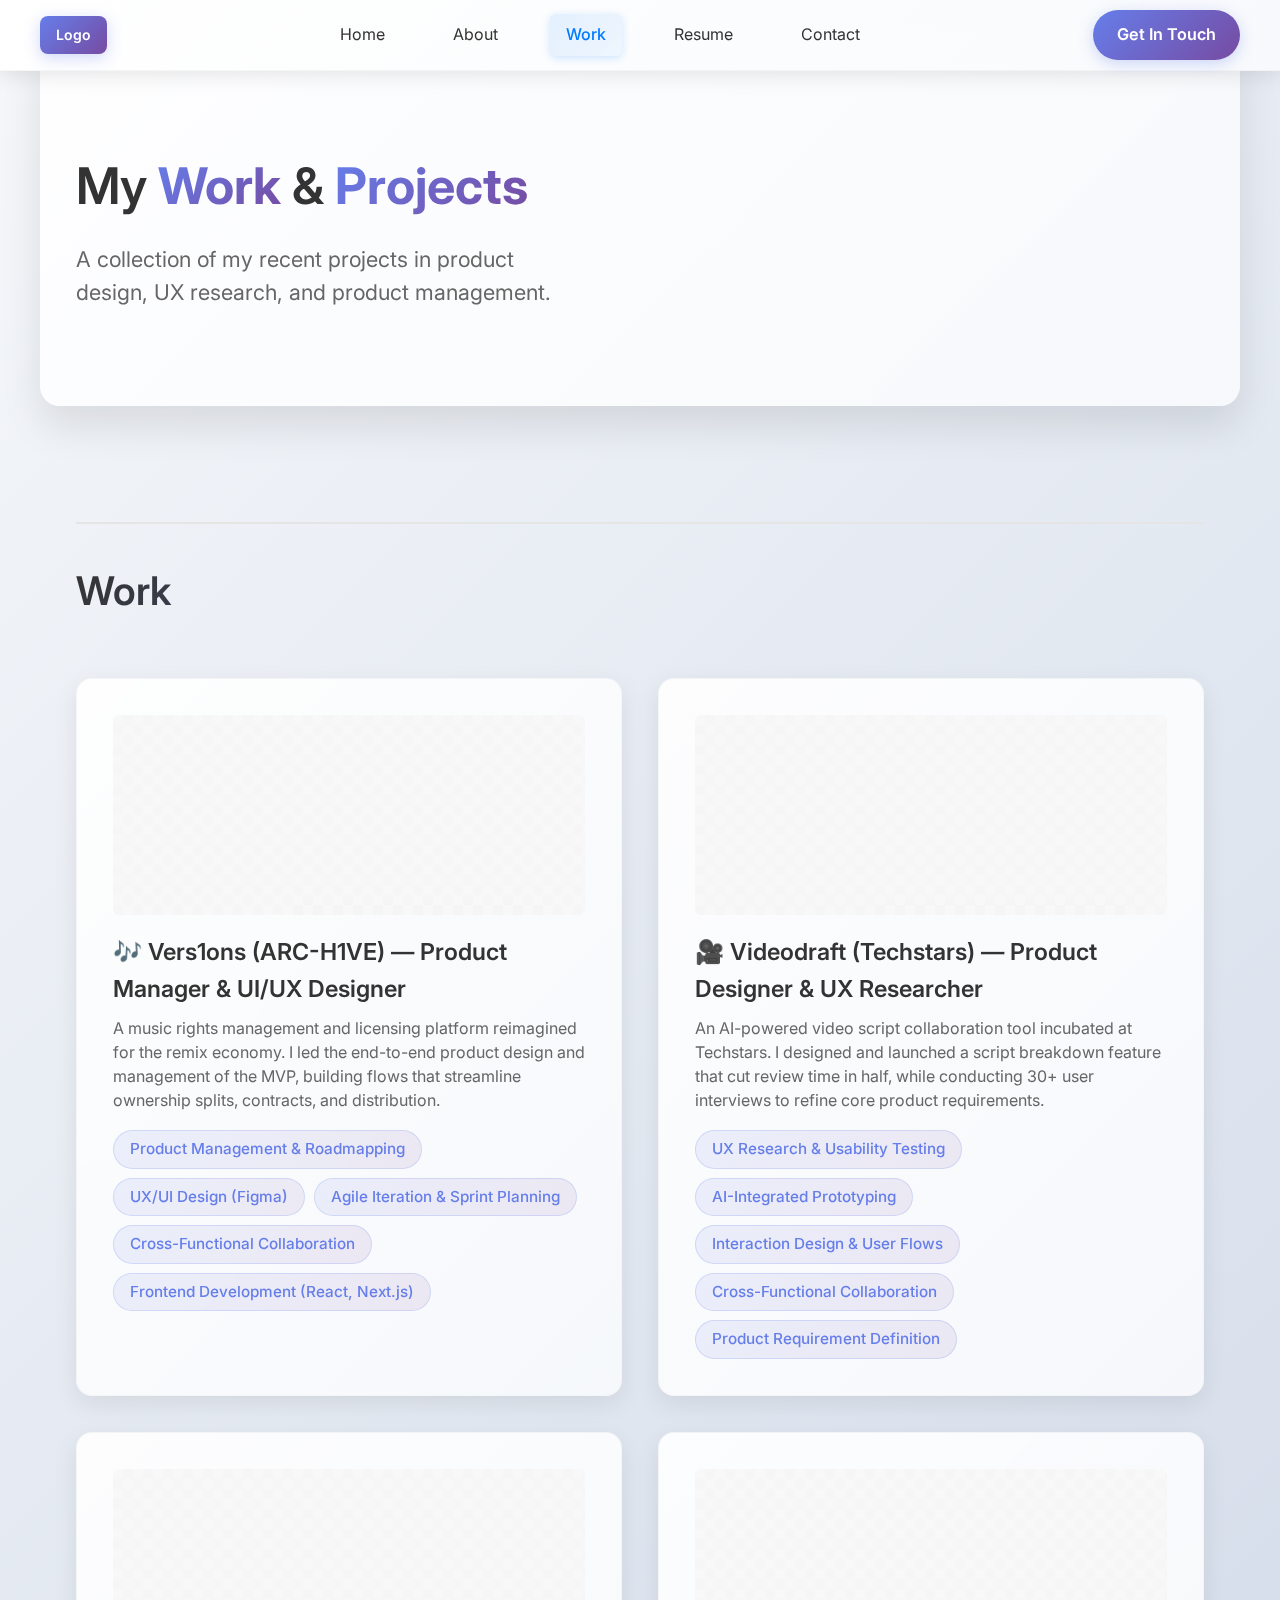
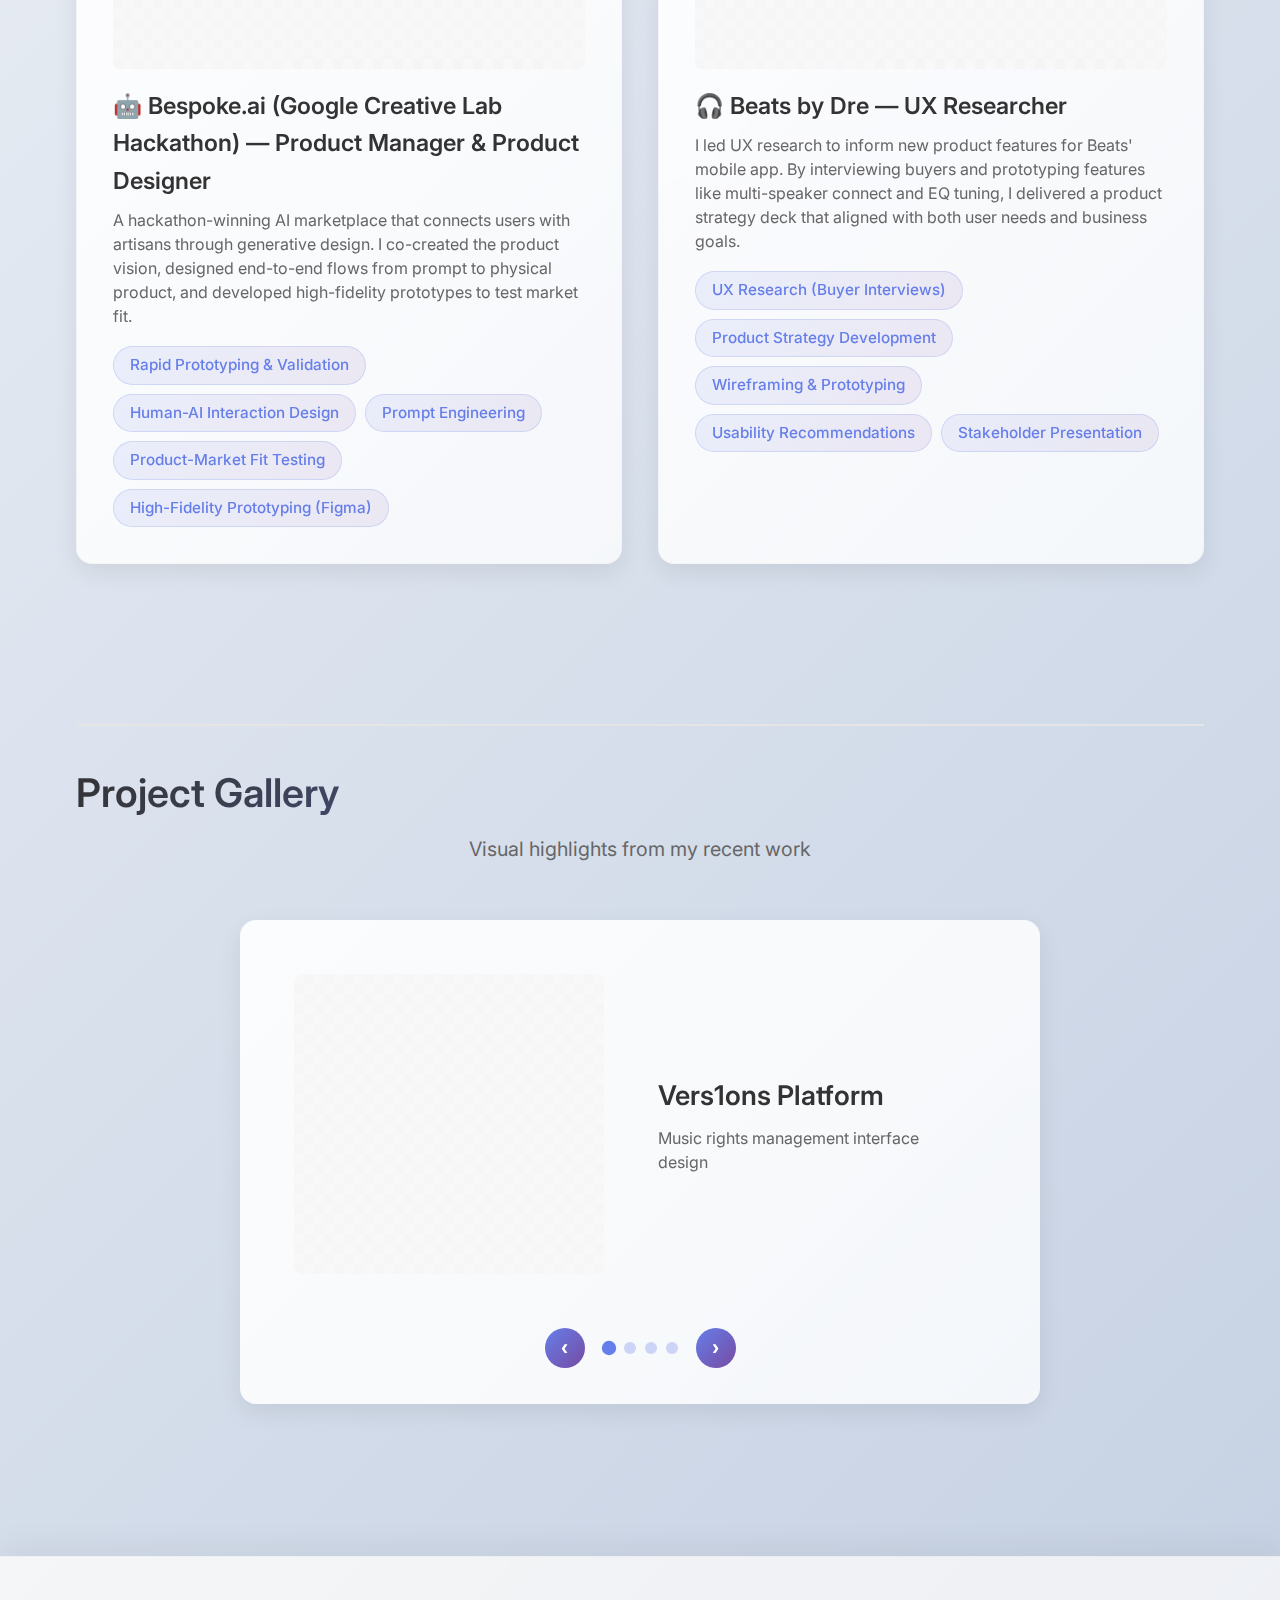
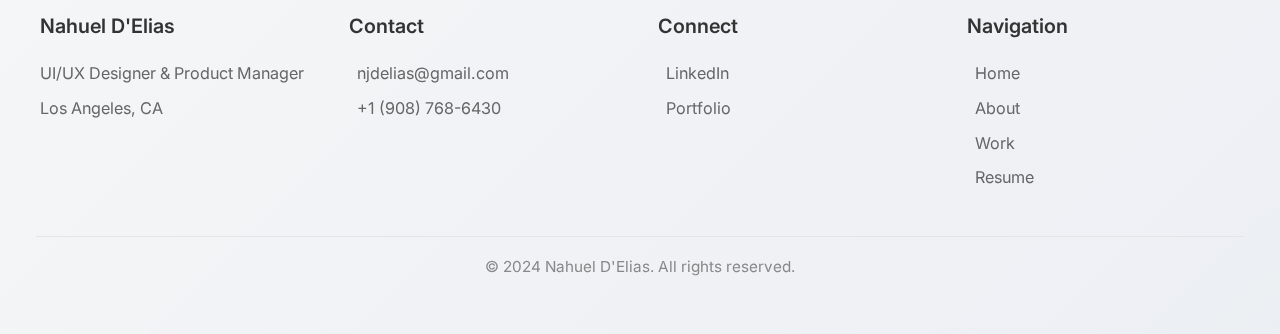
<file: work.html>
<!DOCTYPE html>
<html lang="en">
<head>
    <meta charset="UTF-8">
    <meta name="viewport" content="width=device-width, initial-scale=1.0, maximum-scale=5.0, user-scalable=yes">
    <title>Work - Nahuel D'Elias</title>
    <link rel="stylesheet" href="styles.css">
    <link href="https://fonts.googleapis.com/css2?family=Inter:wght@300;400;500;600;700&display=swap" rel="stylesheet">
</head>
<body>
    <!-- Header/Navigation -->
    <header class="header">
        <nav class="nav">
            <div class="nav-logo">
                <div class="logo-placeholder">Logo</div>
            </div>
            <div class="nav-links">
                <a href="index.html" class="nav-link">Home</a>
                <a href="about.html" class="nav-link">About</a>
                <a href="work.html" class="nav-link active">Work</a>
                <a href="resume.html" class="nav-link">Resume</a>
                <a href="contact.html" class="nav-link">Contact</a>
            </div>
            <a href="mailto:njdelias@gmail.com" class="cta-button">Get In Touch</a>
        </nav>
    </header>

    <!-- Hero Section for Work Page -->
    <section class="hero-section">
        <div class="hero-content">
            <div class="hero-text">
                <h1 class="hero-greeting">
                    My <span class="highlight">Work</span> & <span class="highlight">Projects</span>
                </h1>
                <p class="hero-specialization">
                    A collection of my recent projects in product design, UX research, and product management.
                </p>
            </div>
        </div>
    </section>

    <!-- Work Section -->
    <section id="work" class="work-section">
        <div class="section-divider">
            <h2 class="section-title">Work</h2>
        </div>
        <div class="work-grid">
            <div class="project-card">
                <div class="project-image">
                    <div class="placeholder-pattern"></div>
                </div>
                <h3 class="project-title">🎶 Vers1ons (ARC-H1VE) — Product Manager & UI/UX Designer</h3>
                <p class="project-caption">A music rights management and licensing platform reimagined for the remix economy. I led the end-to-end product design and management of the MVP, building flows that streamline ownership splits, contracts, and distribution.</p>
                <div class="project-skills">
                    <span class="skill-tag">Product Management & Roadmapping</span>
                    <span class="skill-tag">UX/UI Design (Figma)</span>
                    <span class="skill-tag">Agile Iteration & Sprint Planning</span>
                    <span class="skill-tag">Cross-Functional Collaboration</span>
                    <span class="skill-tag">Frontend Development (React, Next.js)</span>
                </div>
            </div>
            
            <div class="project-card">
                <div class="project-image">
                    <div class="placeholder-pattern"></div>
                </div>
                <h3 class="project-title">🎥 Videodraft (Techstars) — Product Designer & UX Researcher</h3>
                <p class="project-caption">An AI-powered video script collaboration tool incubated at Techstars. I designed and launched a script breakdown feature that cut review time in half, while conducting 30+ user interviews to refine core product requirements.</p>
                <div class="project-skills">
                    <span class="skill-tag">UX Research & Usability Testing</span>
                    <span class="skill-tag">AI-Integrated Prototyping</span>
                    <span class="skill-tag">Interaction Design & User Flows</span>
                    <span class="skill-tag">Cross-Functional Collaboration</span>
                    <span class="skill-tag">Product Requirement Definition</span>
                </div>
            </div>
            
            <div class="project-card">
                <div class="project-image">
                    <div class="placeholder-pattern"></div>
                </div>
                <h3 class="project-title">🤖 Bespoke.ai (Google Creative Lab Hackathon) — Product Manager & Product Designer</h3>
                <p class="project-caption">A hackathon-winning AI marketplace that connects users with artisans through generative design. I co-created the product vision, designed end-to-end flows from prompt to physical product, and developed high-fidelity prototypes to test market fit.</p>
                <div class="project-skills">
                    <span class="skill-tag">Rapid Prototyping & Validation</span>
                    <span class="skill-tag">Human-AI Interaction Design</span>
                    <span class="skill-tag">Prompt Engineering</span>
                    <span class="skill-tag">Product-Market Fit Testing</span>
                    <span class="skill-tag">High-Fidelity Prototyping (Figma)</span>
                </div>
            </div>
            
            <div class="project-card">
                <div class="project-image">
                    <div class="placeholder-pattern"></div>
                </div>
                <h3 class="project-title">🎧 Beats by Dre — UX Researcher</h3>
                <p class="project-caption">I led UX research to inform new product features for Beats' mobile app. By interviewing buyers and prototyping features like multi-speaker connect and EQ tuning, I delivered a product strategy deck that aligned with both user needs and business goals.</p>
                <div class="project-skills">
                    <span class="skill-tag">UX Research (Buyer Interviews)</span>
                    <span class="skill-tag">Product Strategy Development</span>
                    <span class="skill-tag">Wireframing & Prototyping</span>
                    <span class="skill-tag">Usability Recommendations</span>
                    <span class="skill-tag">Stakeholder Presentation</span>
                </div>
            </div>
        </div>
    </section>

    <!-- Project Gallery Slider -->
    <section class="gallery-section">
        <div class="section-divider">
            <h2 class="section-title">Project Gallery</h2>
            <p class="section-subtitle">Visual highlights from my recent work</p>
        </div>
        
        <div class="slider-container">
            <div class="slider-wrapper">
                <div class="slider-track" id="sliderTrack">
                    <div class="slide active">
                        <div class="slide-content">
                            <div class="slide-image">
                                <div class="placeholder-pattern"></div>
                            </div>
                            <div class="slide-info">
                                <h3>Vers1ons Platform</h3>
                                <p>Music rights management interface design</p>
                            </div>
                        </div>
                    </div>
                    <div class="slide">
                        <div class="slide-content">
                            <div class="slide-image">
                                <div class="placeholder-pattern"></div>
                            </div>
                            <div class="slide-info">
                                <h3>Videodraft AI Tool</h3>
                                <p>Script collaboration and breakdown features</p>
                            </div>
                        </div>
                    </div>
                    <div class="slide">
                        <div class="slide-content">
                            <div class="slide-image">
                                <div class="placeholder-pattern"></div>
                            </div>
                            <div class="slide-info">
                                <h3>Bespoke.ai Marketplace</h3>
                                <p>AI-powered artisan connection platform</p>
                            </div>
                        </div>
                    </div>
                    <div class="slide">
                        <div class="slide-content">
                            <div class="slide-image">
                                <div class="placeholder-pattern"></div>
                            </div>
                            <div class="slide-info">
                                <h3>Beats Mobile App</h3>
                                <p>Multi-speaker and EQ tuning interfaces</p>
                            </div>
                        </div>
                    </div>
                </div>
            </div>
            
            <div class="slider-controls">
                <button class="slider-btn prev-btn" id="prevBtn" aria-label="Previous slide">‹</button>
                <div class="slider-dots" id="sliderDots">
                    <button class="dot active" data-slide="0" aria-label="Go to slide 1"></button>
                    <button class="dot" data-slide="1" aria-label="Go to slide 2"></button>
                    <button class="dot" data-slide="2" aria-label="Go to slide 3"></button>
                    <button class="dot" data-slide="3" aria-label="Go to slide 4"></button>
                </div>
                <button class="slider-btn next-btn" id="nextBtn" aria-label="Next slide">›</button>
            </div>
        </div>
    </section>

    <!-- Footer -->
    <footer class="footer">
        <div class="footer-content">
            <div class="footer-section">
                <h4>Nahuel D'Elias</h4>
                <p>UI/UX Designer & Product Manager</p>
                <p>Los Angeles, CA</p>
            </div>
            <div class="footer-section">
                <h4>Contact</h4>
                <p><a href="mailto:njdelias@gmail.com">njdelias@gmail.com</a></p>
                <p><a href="tel:+19087686430">+1 (908) 768-6430</a></p>
            </div>
            <div class="footer-section">
                <h4>Connect</h4>
                <p><a href="https://www.linkedin.com/in/nahuel-d-elias/" target="_blank">LinkedIn</a></p>
                <p><a href="https://nahueldelias.com" target="_blank">Portfolio</a></p>
            </div>
            <div class="footer-section">
                <h4>Navigation</h4>
                <p><a href="index.html">Home</a></p>
                <p><a href="about.html">About</a></p>
                <p><a href="work.html">Work</a></p>
                <p><a href="resume.html">Resume</a></p>
            </div>
        </div>
        <div class="footer-bottom">
            <p>&copy; 2024 Nahuel D'Elias. All rights reserved.</p>
        </div>
    </footer>
    <script src="https://code.jquery.com/jquery-3.6.0.min.js"></script>
    <script src="script.js"></script>
</body>
</html>
</file>
<file: styles.css>
/* Reset and Base Styles */
* {
    margin: 0;
    padding: 0;
    box-sizing: border-box;
}

/* Accessibility Styles */
.skip-link {
    position: absolute;
    top: -40px;
    left: 6px;
    background: #000;
    color: #fff;
    padding: 8px;
    text-decoration: none;
    z-index: 10000;
    border-radius: 4px;
    font-size: 16px;
    font-weight: 600;
}

.skip-link:focus {
    top: 6px;
}

.sr-only {
    position: absolute;
    width: 1px;
    height: 1px;
    padding: 0;
    margin: -1px;
    overflow: hidden;
    clip: rect(0, 0, 0, 0);
    white-space: nowrap;
    border: 0;
}

/* Accessibility: High contrast mode support */
@media (prefers-contrast: high) {
    .hero-section,
    .project-card,
    .slider-container {
        border: 2px solid #000;
    }
    
    .nav-link,
    .interactive-button,
    .toggle-details-btn {
        border: 1px solid #000;
    }
    
    .highlight {
        background: #000;
        color: #fff;
        -webkit-text-fill-color: #fff;
    }
}

/* Accessibility: Reduced motion support */
@media (prefers-reduced-motion: reduce) {
    *,
    *::before,
    *::after {
        animation-duration: 0.01ms !important;
        animation-iteration-count: 1 !important;
        transition-duration: 0.01ms !important;
        scroll-behavior: auto !important;
    }
    
    .profile-image {
        animation: none;
    }
    
    .hero-greeting,
    .hero-specialization,
    .hero-interests {
        animation: none;
    }
}

/* Accessibility: Focus indicators */
*:focus {
    outline: 2px solid #007bff;
    outline-offset: 2px;
}

/* Accessibility: Text scaling support */
@media (min-width: 1px) {
    html {
        font-size: clamp(14px, 2.5vw, 18px);
    }
}

/* Accessibility: Touch target sizes */
@media (max-width: 768px) {
    .nav-link,
    .interactive-button,
    .toggle-details-btn,
    .slider-btn,
    .dot {
        min-height: 44px;
        min-width: 44px;
        display: flex;
        align-items: center;
        justify-content: center;
    }
}

body {
    font-family: 'Inter', sans-serif;
    line-height: 1.6;
    color: #333;
    background: linear-gradient(135deg, #f5f7fa 0%, #c3cfe2 100%);
    min-height: 100vh;
    transition: all 0.3s ease;
    /* Mobile-first base styles */
    font-size: 16px;
    -webkit-text-size-adjust: 100%;
    -webkit-font-smoothing: antialiased;
    -moz-osx-font-smoothing: grayscale;
}

/* Header Styles */
.header {
    position: fixed;
    top: 0;
    left: 0;
    right: 0;
    background: linear-gradient(135deg, rgba(255, 255, 255, 0.95) 0%, rgba(248, 250, 252, 0.95) 100%);
    backdrop-filter: blur(10px);
    border-bottom: 1px solid rgba(229, 229, 229, 0.3);
    box-shadow: 0 4px 20px rgba(0, 0, 0, 0.1);
    z-index: 1000;
    padding: 0 2rem;
    transition: all 0.3s ease;
}

.nav {
    display: flex;
    align-items: center;
    justify-content: space-between;
    max-width: 1200px;
    margin: 0 auto;
    height: 70px;
}

.nav-logo .logo-placeholder {
    background: linear-gradient(135deg, #667eea 0%, #764ba2 100%);
    padding: 8px 16px;
    border-radius: 8px;
    font-size: 14px;
    font-weight: 600;
    color: white;
    border: none;
    box-shadow: 0 4px 15px rgba(102, 126, 234, 0.3);
    transition: all 0.3s ease;
    cursor: pointer;
}

.nav-logo .logo-placeholder:hover {
    transform: translateY(-2px);
    box-shadow: 0 6px 20px rgba(102, 126, 234, 0.4);
}

.nav-links {
    display: flex;
    gap: 2rem;
}

.nav-link {
    text-decoration: none;
    color: #333;
    font-weight: 400;
    padding: 8px 16px;
    border-radius: 6px;
    transition: all 0.3s ease;
    position: relative;
    overflow: hidden;
}

.nav-link::before {
    content: '';
    position: absolute;
    top: 0;
    left: -100%;
    width: 100%;
    height: 100%;
    background: linear-gradient(90deg, transparent, rgba(0, 123, 255, 0.1), transparent);
    transition: left 0.5s ease;
}

.nav-link:hover::before {
    left: 100%;
}

.nav-link:hover {
    color: #007bff;
    background-color: rgba(0, 123, 255, 0.05);
    transform: translateY(-1px);
}

.nav-link.active {
    color: #007bff;
    font-weight: 500;
    background: linear-gradient(135deg, rgba(0, 123, 255, 0.1) 0%, rgba(0, 123, 255, 0.05) 100%);
    box-shadow: 0 2px 8px rgba(0, 123, 255, 0.2);
}

.cta-button {
    background: linear-gradient(135deg, #667eea 0%, #764ba2 100%);
    color: white;
    border: none;
    padding: 12px 24px;
    border-radius: 50px;
    font-weight: 600;
    cursor: pointer;
    transition: all 0.3s ease;
    text-decoration: none;
    display: inline-block;
    font-size: 0.9rem;
    box-shadow: 0 4px 15px rgba(102, 126, 234, 0.3);
    position: relative;
    overflow: hidden;
}

.cta-button::before {
    content: '';
    position: absolute;
    top: 0;
    left: -100%;
    width: 100%;
    height: 100%;
    background: linear-gradient(90deg, transparent, rgba(255, 255, 255, 0.2), transparent);
    transition: left 0.5s ease;
}

.cta-button:hover::before {
    left: 100%;
}

.cta-button:hover {
    transform: translateY(-3px);
    box-shadow: 0 8px 25px rgba(102, 126, 234, 0.4);
}

.cta-button:active {
    transform: translateY(-1px);
    box-shadow: 0 4px 15px rgba(102, 126, 234, 0.3);
}

/* Hero Section */
.hero-section {
    padding: 120px 2rem 80px;
    max-width: 1200px;
    margin: 0 auto;
    text-align: left;
    background: linear-gradient(135deg, rgba(255, 255, 255, 0.9) 0%, rgba(248, 250, 252, 0.9) 100%);
    border-radius: 20px;
    box-shadow: 0 20px 40px rgba(0, 0, 0, 0.1);
    backdrop-filter: blur(10px);
    margin-top: 2rem;
    margin-bottom: 2rem;
    transition: all 0.3s ease;
}

.hero-section:hover {
    transform: translateY(-5px);
    box-shadow: 0 25px 50px rgba(0, 0, 0, 0.15);
}

.hero-content {
    display: grid;
    grid-template-columns: auto 1fr;
    gap: 2rem;
    align-items: center;
}

.hero-text {
    max-width: 500px;
}

.hero-greeting {
    font-family: 'Inter', sans-serif;
    font-size: 2.8rem;
    font-weight: 600;
    line-height: 1.2;
    margin-bottom: 1.5rem;
    color: #333;
}

.highlight {
    background: linear-gradient(135deg, #667eea 0%, #764ba2 100%);
    -webkit-background-clip: text;
    -webkit-text-fill-color: transparent;
    background-clip: text;
    font-weight: 700;
    position: relative;
}

.hero-specialization {
    font-size: 1.2rem;
    color: #666;
    margin-bottom: 1rem;
    line-height: 1.5;
}

.hero-interests {
    font-size: 1.1rem;
    color: #888;
    margin-bottom: 2rem;
}

.hero-actions {
    display: flex;
    gap: 1rem;
    flex-wrap: wrap;
}

.hero-image {
    display: flex;
    justify-content: center;
}

.profile-placeholder {
    width: 300px;
    height: 300px;
    border-radius: 50%;
    background-color: #f8f8f8;
    border: 2px solid #e5e5e5;
    position: relative;
    overflow: hidden;
}

.profile-image {
    width: 100%;
    max-width: 300px;
    height: auto;
    aspect-ratio: 1;
    border-radius: 50%;
    object-fit: cover;
    border: 4px solid transparent;
    background: linear-gradient(135deg, #667eea 0%, #764ba2 100%);
    background-clip: padding-box;
    box-shadow: 0 15px 35px rgba(102, 126, 234, 0.3);
    transition: all 0.3s ease;
    cursor: pointer;
    /* Adaptive image optimization */
    image-rendering: -webkit-optimize-contrast;
    image-rendering: crisp-edges;
}

.profile-image:hover {
    transform: scale(1.05) rotate(5deg);
    box-shadow: 0 20px 40px rgba(102, 126, 234, 0.4);
}

.placeholder-pattern {
    width: 100%;
    height: 100%;
    background-image: 
        linear-gradient(45deg, #f0f0f0 25%, transparent 25%),
        linear-gradient(-45deg, #f0f0f0 25%, transparent 25%),
        linear-gradient(45deg, transparent 75%, #f0f0f0 75%),
        linear-gradient(-45deg, transparent 75%, #f0f0f0 75%);
    background-size: 20px 20px;
    background-position: 0 0, 0 10px, 10px -10px, -10px 0px;
    opacity: 0.3;
}

/* Work Section */
.work-section {
    padding: 80px 2rem;
    max-width: 1200px;
    margin: 0 auto;
}

.section-divider {
    border-top: 2px solid #e5e5e5;
    padding-top: 2rem;
    margin-bottom: 3rem;
}

.section-title {
    font-family: 'Inter', sans-serif;
    font-size: 2.2rem;
    font-weight: 600;
    color: #333;
    background: linear-gradient(135deg, #333 0%, #667eea 100%);
    -webkit-background-clip: text;
    -webkit-text-fill-color: transparent;
    background-clip: text;
}

.work-grid {
    display: grid;
    grid-template-columns: repeat(2, 1fr);
    gap: 2rem;
}

.project-card {
    background: linear-gradient(135deg, rgba(255, 255, 255, 0.9) 0%, rgba(248, 250, 252, 0.9) 100%);
    border: 1px solid rgba(229, 229, 229, 0.3);
    border-radius: 16px;
    padding: 2rem;
    transition: all 0.4s ease;
    cursor: pointer;
    backdrop-filter: blur(10px);
    box-shadow: 0 8px 25px rgba(0, 0, 0, 0.08);
    position: relative;
    overflow: hidden;
}

.project-card::before {
    content: '';
    position: absolute;
    top: 0;
    left: 0;
    right: 0;
    height: 4px;
    background: linear-gradient(90deg, #667eea 0%, #764ba2 100%);
    transform: scaleX(0);
    transition: transform 0.3s ease;
}

.project-card:hover::before {
    transform: scaleX(1);
}

.project-card:hover {
    transform: translateY(-8px) scale(1.02);
    box-shadow: 0 20px 40px rgba(0, 0, 0, 0.15);
    border-color: rgba(102, 126, 234, 0.3);
    background: linear-gradient(135deg, rgba(255, 255, 255, 0.95) 0%, rgba(248, 250, 252, 0.95) 100%);
}

.project-image {
    width: 100%;
    height: 200px;
    background-color: #f8f8f8;
    border-radius: 6px;
    margin-bottom: 1rem;
    overflow: hidden;
    position: relative;
}

.project-image .placeholder-pattern {
    width: 100%;
    height: 100%;
    background-image: 
        linear-gradient(45deg, #f0f0f0 25%, transparent 25%),
        linear-gradient(-45deg, #f0f0f0 25%, transparent 25%),
        linear-gradient(45deg, transparent 75%, #f0f0f0 75%),
        linear-gradient(-45deg, transparent 75%, #f0f0f0 75%);
    background-size: 20px 20px;
    background-position: 0 0, 0 10px, 10px -10px, -10px 0px;
    opacity: 0.3;
}

.project-title {
    font-size: 1.3rem;
    font-weight: 600;
    margin-bottom: 0.5rem;
    color: #333;
}

.project-caption {
    color: #666;
    margin-bottom: 1rem;
    line-height: 1.5;
}

.project-skills {
    display: flex;
    flex-wrap: wrap;
    gap: 0.5rem;
}

.skill-tag {
    background: linear-gradient(135deg, rgba(102, 126, 234, 0.1) 0%, rgba(118, 75, 162, 0.1) 100%);
    color: #667eea;
    padding: 6px 16px;
    border-radius: 25px;
    font-size: 0.85rem;
    font-weight: 500;
    border: 1px solid rgba(102, 126, 234, 0.2);
    transition: all 0.3s ease;
    cursor: pointer;
    position: relative;
    overflow: hidden;
}

.skill-tag::before {
    content: '';
    position: absolute;
    top: 0;
    left: -100%;
    width: 100%;
    height: 100%;
    background: linear-gradient(90deg, transparent, rgba(102, 126, 234, 0.1), transparent);
    transition: left 0.5s ease;
}

.skill-tag:hover::before {
    left: 100%;
}

.skill-tag:hover {
    transform: translateY(-2px);
    box-shadow: 0 4px 15px rgba(102, 126, 234, 0.2);
    background: linear-gradient(135deg, rgba(102, 126, 234, 0.15) 0%, rgba(118, 75, 162, 0.15) 100%);
}

/* About Page Styles */
.about-details {
    padding: 80px 2rem;
    max-width: 1200px;
    margin: 0 auto;
}

.about-content {
    max-width: 800px;
}

.about-text h3 {
    font-size: 1.5rem;
    font-weight: 600;
    margin: 2rem 0 1rem 0;
    color: #333;
}

.about-text ul {
    margin: 1rem 0;
    padding-left: 1.5rem;
}

.about-text li {
    margin-bottom: 0.5rem;
    color: #666;
}

/* Resume Page Styles */
.resume-section {
    padding: 120px 2rem 80px;
    max-width: 1200px;
    margin: 0 auto;
}

.resume-content {
    max-width: 800px;
}

.resume-header {
    text-align: center;
    margin-bottom: 3rem;
    padding-bottom: 2rem;
    border-bottom: 2px solid #e5e5e5;
}

.resume-header h1 {
    font-size: 2.5rem;
    font-weight: 700;
    margin-bottom: 0.5rem;
    color: #333;
}

.resume-title {
    font-size: 1.3rem;
    color: #007bff;
    font-weight: 500;
    margin-bottom: 0.5rem;
}

.resume-location {
    font-size: 1.1rem;
    color: #666;
}

.contact-info {
    margin-top: 1rem;
    text-align: left;
}

.contact-info p {
    margin-bottom: 0.3rem;
    font-size: 0.9rem;
    color: #666;
}

.contact-link {
    color: #007bff;
    text-decoration: none;
    transition: color 0.3s ease;
}

.contact-link:hover {
    color: #0056b3;
    text-decoration: underline;
}

.resume-company {
    font-weight: 600;
    color: #007bff;
    margin-bottom: 0.3rem;
}

.languages {
    margin-top: 1.5rem;
    padding-top: 1rem;
    border-top: 1px solid #e5e5e5;
}

.languages h4 {
    font-size: 1.1rem;
    font-weight: 600;
    color: #333;
    margin-bottom: 0.5rem;
}

.resume-section-content {
    margin-bottom: 3rem;
}

.resume-section-content h3 {
    font-size: 1.8rem;
    font-weight: 600;
    margin-bottom: 1.5rem;
    color: #333;
    border-bottom: 1px solid #e5e5e5;
    padding-bottom: 0.5rem;
}

.resume-item {
    margin-bottom: 2rem;
    padding-bottom: 1.5rem;
    border-bottom: 1px solid #f0f0f0;
}

.resume-item:last-child {
    border-bottom: none;
}

.resume-item h4 {
    font-size: 1.2rem;
    font-weight: 600;
    color: #333;
    margin-bottom: 0.5rem;
}

.resume-dates {
    font-size: 0.9rem;
    color: #666;
    font-style: italic;
    margin-bottom: 0.5rem;
}

.resume-item ul {
    margin: 0.5rem 0;
    padding-left: 1.5rem;
}

.resume-item li {
    margin-bottom: 0.3rem;
    color: #666;
    line-height: 1.5;
}

.skills-grid {
    display: grid;
    grid-template-columns: repeat(2, 1fr);
    gap: 2rem;
    margin-top: 1rem;
}

.skill-category h4 {
    font-size: 1.1rem;
    font-weight: 600;
    color: #333;
    margin-bottom: 0.5rem;
}

.skill-category ul {
    list-style: none;
    padding: 0;
}

.skill-category li {
    margin-bottom: 0.3rem;
    color: #666;
    padding-left: 1rem;
    position: relative;
}

.skill-category li:before {
    content: "•";
    color: #007bff;
    position: absolute;
    left: 0;
}

/* Gallery Slider Styles */
.gallery-section {
    padding: 80px 2rem;
    max-width: 1200px;
    margin: 0 auto;
}

.slider-container {
    position: relative;
    max-width: 800px;
    margin: 0 auto;
    background: linear-gradient(135deg, rgba(255, 255, 255, 0.9) 0%, rgba(248, 250, 252, 0.9) 100%);
    border-radius: 16px;
    padding: 2rem;
    box-shadow: 0 8px 25px rgba(0, 0, 0, 0.08);
    backdrop-filter: blur(10px);
}

.slider-wrapper {
    position: relative;
    overflow: hidden;
    border-radius: 12px;
    margin-bottom: 2rem;
}

.slider-track {
    display: flex;
    transition: transform 0.5s ease-in-out;
}

.slide {
    min-width: 100%;
    opacity: 0;
    transition: opacity 0.5s ease-in-out;
}

.slide.active {
    opacity: 1;
}

.slide-content {
    display: flex;
    align-items: center;
    gap: 2rem;
    padding: 1rem;
}

.slide-image {
    flex: 1;
    height: 300px;
    background-color: #f8f8f8;
    border-radius: 8px;
    overflow: hidden;
    position: relative;
    /* Adaptive image container */
    min-height: 200px;
    max-height: 400px;
}

.slide-image img {
    width: 100%;
    height: 100%;
    object-fit: cover;
    object-position: center;
    transition: transform 0.3s ease;
}

.slide-image:hover img {
    transform: scale(1.05);
}

.slide-info {
    flex: 1;
    padding: 1rem;
}

.slide-info h3 {
    font-size: 1.5rem;
    font-weight: 600;
    color: #333;
    margin-bottom: 0.5rem;
}

.slide-info p {
    color: #666;
    line-height: 1.5;
}

.slider-controls {
    display: flex;
    align-items: center;
    justify-content: center;
    gap: 1rem;
}

.slider-btn {
    background: linear-gradient(135deg, #667eea 0%, #764ba2 100%);
    color: white;
    border: none;
    width: 40px;
    height: 40px;
    border-radius: 50%;
    font-size: 1.2rem;
    font-weight: bold;
    cursor: pointer;
    transition: all 0.3s ease;
    display: flex;
    align-items: center;
    justify-content: center;
}

.slider-btn:hover {
    transform: scale(1.1);
    box-shadow: 0 4px 15px rgba(102, 126, 234, 0.4);
}

.slider-btn:focus {
    outline: none;
    box-shadow: 0 0 0 3px rgba(102, 126, 234, 0.3);
}

.slider-dots {
    display: flex;
    gap: 0.5rem;
}

.dot {
    width: 12px;
    height: 12px;
    border-radius: 50%;
    border: none;
    background: rgba(102, 126, 234, 0.3);
    cursor: pointer;
    transition: all 0.3s ease;
}

.dot.active {
    background: #667eea;
    transform: scale(1.2);
}

.dot:hover {
    background: rgba(102, 126, 234, 0.6);
}

.dot:focus {
    outline: none;
    box-shadow: 0 0 0 2px rgba(102, 126, 234, 0.5);
}

/* Contact Page Styles */
.contact-section {
    padding: 120px 2rem 80px;
    max-width: 1200px;
    margin: 0 auto;
}

.section-subtitle {
    font-size: 1.1rem;
    color: #666;
    margin-top: 0.5rem;
    text-align: center;
}

.contact-content {
    display: grid;
    grid-template-columns: 1fr 2fr;
    gap: 4rem;
    margin-top: 3rem;
}

.contact-info h3 {
    font-size: 1.5rem;
    font-weight: 600;
    margin-bottom: 2rem;
    color: #333;
}

.contact-details {
    display: flex;
    flex-direction: column;
    gap: 1.5rem;
}

.contact-item h4 {
    font-size: 1rem;
    font-weight: 600;
    color: #333;
    margin-bottom: 0.5rem;
}

.contact-item p {
    color: #666;
    margin: 0;
}

.contact-item a {
    color: #007bff;
    text-decoration: none;
    transition: color 0.3s ease;
}

.contact-item a:hover {
    color: #0056b3;
    text-decoration: underline;
}

/* Contact Form Styles */
.contact-form-container {
    background-color: #fff;
    border: 1px solid #e5e5e5;
    border-radius: 8px;
    padding: 2rem;
    box-shadow: 0 2px 10px rgba(0, 0, 0, 0.05);
}

.contact-form {
    display: flex;
    flex-direction: column;
    gap: 1.5rem;
}

.form-group {
    display: flex;
    flex-direction: column;
}

.form-label {
    font-size: 0.9rem;
    font-weight: 500;
    color: #333;
    margin-bottom: 0.5rem;
}

.form-input,
.form-textarea,
.form-select {
    padding: 12px 16px;
    border: 2px solid #e5e5e5;
    border-radius: 6px;
    font-size: 1rem;
    font-family: 'Inter', sans-serif;
    transition: border-color 0.3s ease, box-shadow 0.3s ease;
    background-color: #fff;
}

.form-input:focus,
.form-textarea:focus,
.form-select:focus {
    outline: none;
    border-color: #007bff;
    box-shadow: 0 0 0 3px rgba(0, 123, 255, 0.1);
}

.form-textarea {
    resize: vertical;
    min-height: 120px;
}

.form-select {
    cursor: pointer;
}

.checkbox-label {
    display: flex;
    align-items: flex-start;
    gap: 0.5rem;
    cursor: pointer;
    font-size: 0.9rem;
    color: #666;
    line-height: 1.4;
}

.form-checkbox {
    margin: 0;
    width: 18px;
    height: 18px;
    cursor: pointer;
}

.form-submit {
    background-color: #007bff;
    color: white;
    border: none;
    padding: 14px 28px;
    border-radius: 6px;
    font-size: 1rem;
    font-weight: 500;
    cursor: pointer;
    transition: all 0.3s ease;
    align-self: flex-start;
}

.form-submit:hover {
    background-color: #0056b3;
    transform: translateY(-1px);
    box-shadow: 0 4px 12px rgba(0, 123, 255, 0.3);
}

.form-submit:active {
    transform: translateY(0);
}

.error-message {
    color: #dc3545;
    font-size: 0.8rem;
    margin-top: 0.25rem;
    display: none;
}

/* Form validation states */
.form-input.error,
.form-textarea.error,
.form-select.error {
    border-color: #dc3545;
}

.form-input.error:focus,
.form-textarea.error:focus,
.form-select.error:focus {
    border-color: #dc3545;
    box-shadow: 0 0 0 3px rgba(220, 53, 69, 0.1);
}

/* Form focus states */
.form-group.focused .form-input,
.form-group.focused .form-textarea,
.form-group.focused .form-select {
    border-color: #007bff;
    box-shadow: 0 0 0 3px rgba(0, 123, 255, 0.1);
}

.form-group.focused .form-label {
    color: #007bff;
    font-weight: 600;
}

/* Footer */
.footer {
    background: linear-gradient(135deg, rgba(248, 248, 248, 0.9) 0%, rgba(240, 242, 245, 0.9) 100%);
    border-top: 1px solid rgba(229, 229, 229, 0.3);
    padding: 3rem 2rem;
    margin-top: 4rem;
    backdrop-filter: blur(10px);
    box-shadow: 0 -10px 30px rgba(0, 0, 0, 0.05);
}

.footer-content {
    max-width: 1200px;
    margin: 0 auto;
    display: grid;
    grid-template-columns: repeat(4, 1fr);
    gap: 2rem;
    padding-bottom: 2rem;
}

.footer-section h4 {
    font-size: 1.1rem;
    font-weight: 600;
    color: #333;
    margin-bottom: 1rem;
}

.footer-section p {
    color: #666;
    margin-bottom: 0.5rem;
    font-size: 0.9rem;
}

.footer-section a {
    color: #666;
    text-decoration: none;
    transition: all 0.3s ease;
    padding: 4px 8px;
    border-radius: 4px;
    position: relative;
}

.footer-section a::before {
    content: '';
    position: absolute;
    bottom: 0;
    left: 50%;
    width: 0;
    height: 2px;
    background: linear-gradient(90deg, #667eea 0%, #764ba2 100%);
    transition: all 0.3s ease;
    transform: translateX(-50%);
}

.footer-section a:hover::before {
    width: 100%;
}

.footer-section a:hover {
    color: #667eea;
    background-color: rgba(102, 126, 234, 0.05);
}

.footer-bottom {
    border-top: 1px solid #e5e5e5;
    padding-top: 1rem;
    text-align: center;
}

.footer-bottom p {
    color: #888;
    font-size: 0.85rem;
    margin: 0;
}

/* Interactive Elements and Animations */
@keyframes fadeInUp {
    from {
        opacity: 0;
        transform: translateY(30px);
    }
    to {
        opacity: 1;
        transform: translateY(0);
    }
}

@keyframes pulse {
    0% {
        transform: scale(1);
    }
    50% {
        transform: scale(1.05);
    }
    100% {
        transform: scale(1);
    }
}

@keyframes float {
    0%, 100% {
        transform: translateY(0px);
    }
    50% {
        transform: translateY(-10px);
    }
}

.hero-greeting {
    animation: fadeInUp 0.8s ease-out;
}

.hero-specialization {
    animation: fadeInUp 0.8s ease-out 0.2s both;
}

.hero-interests {
    animation: fadeInUp 0.8s ease-out 0.4s both;
}

.profile-image {
    animation: float 3s ease-in-out infinite;
}

.project-card {
    animation: fadeInUp 0.6s ease-out;
    opacity: 1;
}

.project-card:nth-child(1) { animation-delay: 0.1s; }
.project-card:nth-child(2) { animation-delay: 0.2s; }
.project-card:nth-child(3) { animation-delay: 0.3s; }
.project-card:nth-child(4) { animation-delay: 0.4s; }

/* Toggle Details Button Styles */
.toggle-details-btn {
    background: linear-gradient(135deg, rgba(102, 126, 234, 0.1) 0%, rgba(118, 75, 162, 0.1) 100%);
    color: #667eea;
    border: 1px solid rgba(102, 126, 234, 0.3);
    padding: 8px 16px;
    border-radius: 25px;
    font-size: 0.9rem;
    font-weight: 500;
    cursor: pointer;
    transition: all 0.3s ease;
    margin: 1rem 0;
    position: relative;
    overflow: hidden;
}

.toggle-details-btn:hover {
    background: linear-gradient(135deg, rgba(102, 126, 234, 0.2) 0%, rgba(118, 75, 162, 0.2) 100%);
    transform: translateY(-2px);
    box-shadow: 0 4px 15px rgba(102, 126, 234, 0.2);
}

.toggle-details-btn:focus {
    outline: none;
    box-shadow: 0 0 0 3px rgba(102, 126, 234, 0.3);
}

/* Project Details Styles */
.project-details {
    margin: 1rem 0;
    padding: 1rem;
    background: linear-gradient(135deg, rgba(102, 126, 234, 0.05) 0%, rgba(118, 75, 162, 0.05) 100%);
    border-radius: 8px;
    border-left: 4px solid #667eea;
    animation: slideDown 0.3s ease-out;
}

.project-details h4 {
    color: #333;
    font-size: 1rem;
    font-weight: 600;
    margin-bottom: 0.5rem;
    margin-top: 1rem;
}

.project-details h4:first-child {
    margin-top: 0;
}

.project-details ul {
    margin: 0.5rem 0;
    padding-left: 1.5rem;
}

.project-details li {
    color: #666;
    margin-bottom: 0.3rem;
    line-height: 1.4;
}

.project-details p {
    color: #666;
    margin: 0.5rem 0;
    line-height: 1.4;
}

@keyframes slideDown {
    from {
        opacity: 0;
        transform: translateY(-10px);
    }
    to {
        opacity: 1;
        transform: translateY(0);
    }
}

/* Interactive Button Styles */
.interactive-button {
    background: linear-gradient(135deg, #667eea 0%, #764ba2 100%);
    color: white;
    border: none;
    padding: 12px 24px;
    border-radius: 50px;
    font-weight: 600;
    cursor: pointer;
    transition: all 0.3s ease;
    text-decoration: none;
    display: inline-block;
    font-size: 1rem;
    box-shadow: 0 4px 15px rgba(102, 126, 234, 0.3);
    position: relative;
    overflow: hidden;
    margin: 1rem 0;
}

.interactive-button::before {
    content: '';
    position: absolute;
    top: 0;
    left: -100%;
    width: 100%;
    height: 100%;
    background: linear-gradient(90deg, transparent, rgba(255, 255, 255, 0.2), transparent);
    transition: left 0.5s ease;
}

.interactive-button:hover::before {
    left: 100%;
}

.interactive-button:hover {
    transform: translateY(-3px);
    box-shadow: 0 8px 25px rgba(102, 126, 234, 0.4);
}

.interactive-button:active {
    transform: translateY(-1px);
    box-shadow: 0 4px 15px rgba(102, 126, 234, 0.3);
}

/* Scroll-triggered animations (disabled to prevent content hiding) */
.scroll-animate {
    opacity: 1;
    transform: translateY(0);
    transition: all 0.6s ease;
}

.scroll-animate.animate {
    opacity: 1;
    transform: translateY(0);
}

/* ========================================
   RESPONSIVE DESIGN - MOBILE FIRST APPROACH
   ======================================== */

/* Base styles are mobile-first (320px+) */
/* Small mobile devices (320px - 480px) */
@media (max-width: 480px) {
    /* Typography scaling for better readability */
    html {
        font-size: 14px;
    }
    
    .hero-greeting {
        font-size: 1.8rem;
        line-height: 1.3;
    }
    
    .hero-specialization {
        font-size: 1rem;
    }
    
    .hero-interests {
        font-size: 0.95rem;
    }
    
    /* Header adjustments */
    .header {
        padding: 0 0.5rem;
        position: relative;
    }
    
    .nav {
        flex-direction: column;
        height: auto;
        padding: 0.5rem 0;
        gap: 0.5rem;
    }
    
    .nav-links {
        flex-wrap: wrap;
        justify-content: center;
        gap: 0.5rem;
    }
    
    .nav-link {
        padding: 6px 12px;
        font-size: 0.9rem;
    }
    
    .cta-button {
        padding: 10px 20px;
        font-size: 0.85rem;
    }
    
    /* Hero section mobile optimization */
    .hero-section {
        padding: 80px 0.5rem 40px;
        margin: 0.5rem;
        border-radius: 12px;
    }
    
    .hero-content {
        grid-template-columns: 1fr;
        gap: 1.5rem;
        text-align: center;
    }
    
    .profile-image {
        width: 200px;
        height: 200px;
    }
    
    .hero-actions {
        flex-direction: column;
        align-items: center;
        gap: 0.5rem;
    }
    
    .interactive-button {
        width: 100%;
        max-width: 180px;
        padding: 10px 20px;
        font-size: 0.9rem;
    }
    
    /* Work section mobile */
    .work-section {
        padding: 40px 0.5rem;
    }
    
    .work-grid {
        grid-template-columns: 1fr;
        gap: 1rem;
    }
    
    .project-card {
        padding: 1rem;
    }
    
    .project-title {
        font-size: 1.1rem;
    }
    
    .project-caption {
        font-size: 0.9rem;
    }
    
    .skill-tag {
        font-size: 0.75rem;
        padding: 4px 12px;
    }
    
    /* Slider mobile optimization */
    .slider-container {
        padding: 1rem;
        margin: 0 0.5rem;
    }
    
    .slide-content {
        flex-direction: column;
        gap: 1rem;
        text-align: center;
    }
    
    .slide-image {
        height: 200px;
    }
    
    .slide-info h3 {
        font-size: 1.2rem;
    }
    
    .slider-btn {
        width: 35px;
        height: 35px;
        font-size: 1rem;
    }
    
    /* Footer mobile */
    .footer {
        padding: 2rem 0.5rem;
    }
    
    .footer-content {
        grid-template-columns: 1fr;
        gap: 1rem;
        text-align: center;
    }
    
    .footer-section h4 {
        font-size: 1rem;
    }
    
    .footer-section p {
        font-size: 0.85rem;
    }
    
    /* Contact form mobile */
    .contact-content {
        grid-template-columns: 1fr;
        gap: 1.5rem;
    }
    
    .contact-form-container {
        padding: 1rem;
    }
    
    .form-input,
    .form-textarea,
    .form-select {
        padding: 10px 12px;
        font-size: 16px; /* Prevents zoom on iOS */
    }
    
    /* Resume mobile */
    .resume-header h1 {
        font-size: 1.8rem;
    }
    
    .resume-title {
        font-size: 1.1rem;
    }
    
    .skills-grid {
        grid-template-columns: 1fr;
    }
}

/* Medium mobile devices (481px - 768px) */
@media (min-width: 481px) and (max-width: 768px) {
    .hero-greeting {
        font-size: 2.2rem;
    }
    
    .hero-section {
        padding: 100px 1rem 60px;
        margin: 1rem;
    }
    
    .profile-image {
        width: 250px;
        height: 250px;
    }
    
    .work-section {
        padding: 60px 1rem;
    }
    
    .project-card {
        padding: 1.5rem;
    }
    
    .slider-container {
        padding: 1.5rem;
    }
    
    .slide-content {
        flex-direction: row;
        text-align: left;
    }
    
    .slide-image {
        height: 250px;
    }
    
    .footer-content {
        grid-template-columns: repeat(2, 1fr);
        gap: 1.5rem;
    }
}

/* Tablets (769px - 1024px) */
@media (min-width: 769px) and (max-width: 1024px) {
    .hero-content {
        grid-template-columns: auto 1fr;
        gap: 2rem;
        text-align: left;
    }
    
    .work-grid {
        grid-template-columns: repeat(2, 1fr);
        gap: 1.5rem;
    }
    
    .footer-content {
        grid-template-columns: repeat(3, 1fr);
    }
    
    .contact-content {
        grid-template-columns: 1fr 1.5fr;
        gap: 3rem;
    }
}

/* Desktop (1025px+) */
@media (min-width: 1025px) {
    .hero-content {
        grid-template-columns: auto 1fr;
    }
    
    .work-grid {
        grid-template-columns: repeat(2, 1fr);
    }
    
    .footer-content {
        grid-template-columns: repeat(4, 1fr);
    }
    
    .contact-content {
        grid-template-columns: 1fr 2fr;
    }
}

/* Large desktop (1200px+) */
@media (min-width: 1200px) {
    .hero-section,
    .work-section,
    .gallery-section,
    .contact-section {
        max-width: 1200px;
    }
}

/* High DPI displays */
@media (-webkit-min-device-pixel-ratio: 2), (min-resolution: 192dpi) {
    .profile-image {
        image-rendering: -webkit-optimize-contrast;
        image-rendering: crisp-edges;
    }
}

/* Print styles */
@media print {
    .header,
    .footer,
    .slider-container,
    .toggle-details-btn {
        display: none;
    }
    
    .hero-section,
    .work-section {
        box-shadow: none;
        background: white;
    }
    
    .project-card {
        break-inside: avoid;
        box-shadow: none;
        border: 1px solid #ccc;
    }
    
    body {
        font-size: 12pt;
        line-height: 1.4;
    }
    
    .hero-greeting {
        font-size: 18pt;
    }
}

/* Landscape orientation adjustments */
@media (max-height: 500px) and (orientation: landscape) {
    .hero-section {
        padding: 60px 1rem 40px;
    }
    
    .hero-content {
        grid-template-columns: auto 1fr;
        gap: 1rem;
    }
    
    .profile-image {
        width: 150px;
        height: 150px;
    }
    
    .hero-greeting {
        font-size: 1.5rem;
    }
}

/* Ultra-wide screens */
@media (min-width: 1400px) {
    .hero-section,
    .work-section,
    .gallery-section,
    .contact-section {
        max-width: 1400px;
    }
    
    .hero-greeting {
        font-size: 3.2rem;
    }
    
    .work-grid {
        grid-template-columns: repeat(3, 1fr);
    }
}
</file>
